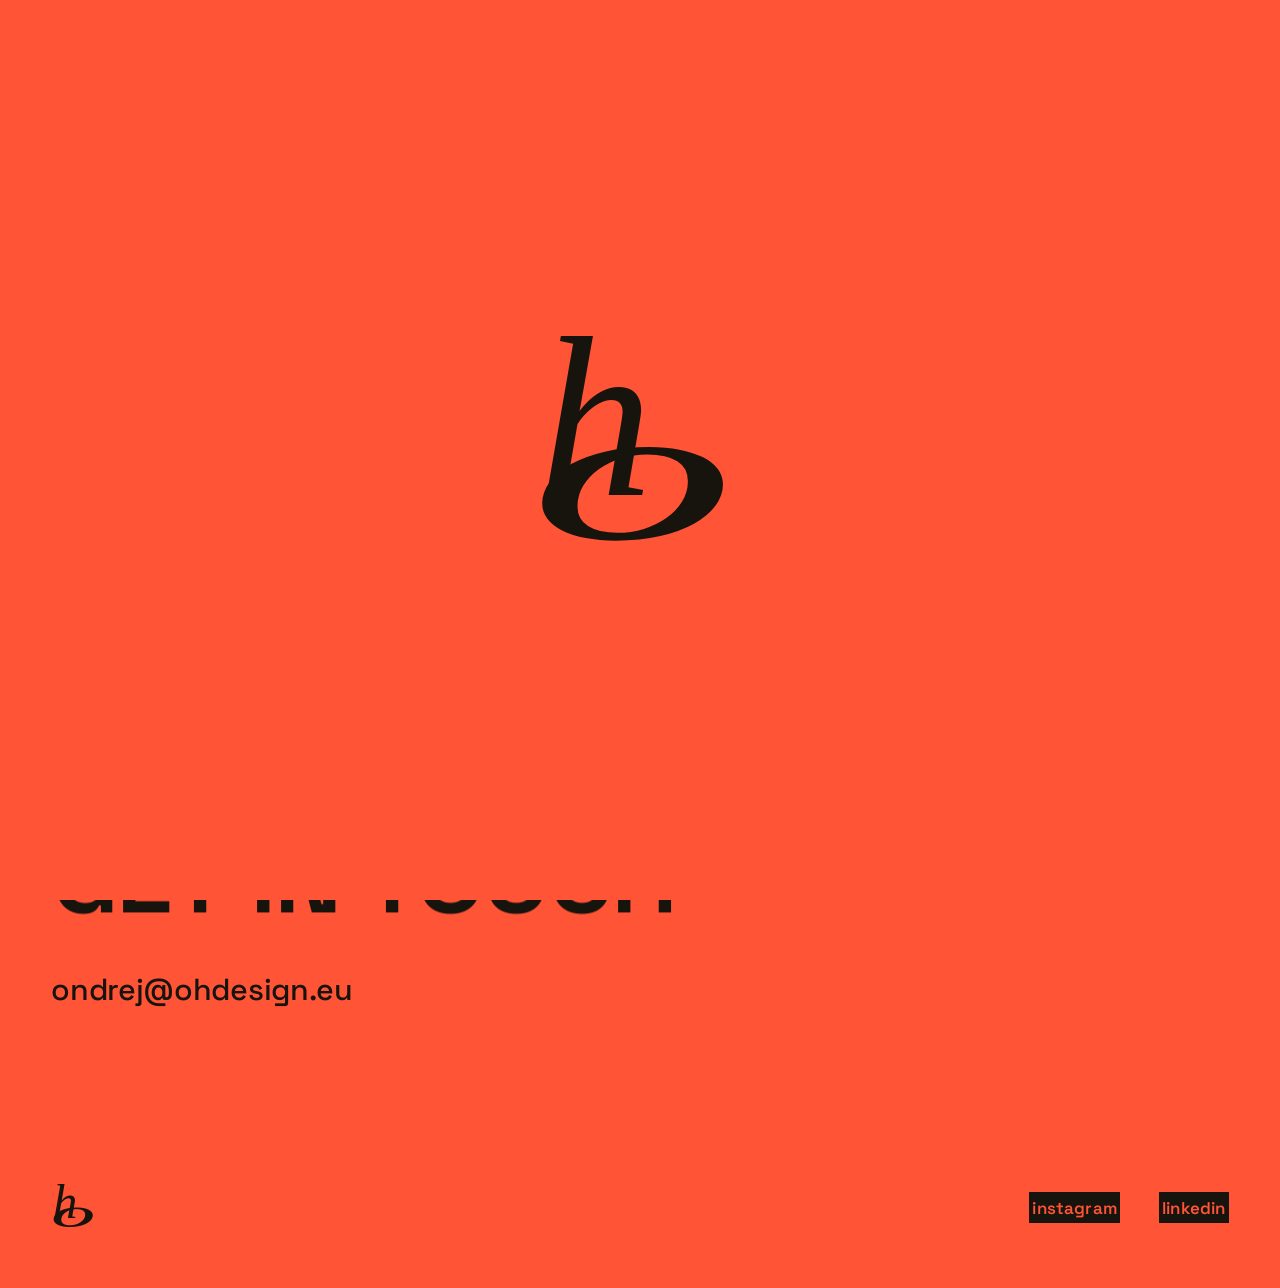
<file: index.html>
<!DOCTYPE html>
<html lang="en" class="no-js">
<head>
  <meta charset="UTF-8" />
  <meta name="viewport" content="width=device-width, initial-scale=1.0" />
  <meta name="theme-color" content="#FF5436" />

  <title>ohdesign studio — graphic design, web design &amp; photography, Prague</title>
  <meta name="description" content="ohdesign studio — graphic design, web design and photography by Ondřej Hladík in Prague (Praha), Czech Republic." />
  <link rel="canonical" href="https://ohdesign.eu/" />
  <meta name="robots" content="index, follow, max-image-preview:large" />
  <meta name="author" content="Ondřej Hladík" />

  <meta property="og:type" content="website" />
  <meta property="og:site_name" content="ohdesign studio" />
  <meta property="og:url" content="https://ohdesign.eu/" />
  <meta property="og:title" content="ohdesign studio — graphic design, web design &amp; photography, Prague" />
  <meta property="og:description" content="ohdesign studio — graphic design, web design and photography by Ondřej Hladík in Prague (Praha), Czech Republic." />
  <meta property="og:image" content="https://ohdesign.eu/img/og.png" />
  <meta property="og:image:width" content="1200" />
  <meta property="og:image:height" content="630" />
  <meta property="og:image:alt" content="ohdesign studio — the oh logo on coral" />
  <meta property="og:locale" content="en_GB" />
  <meta name="twitter:card" content="summary_large_image" />
  <meta name="twitter:title" content="ohdesign studio — graphic design, web design &amp; photography, Prague" />
  <meta name="twitter:description" content="ohdesign studio — graphic design, web design and photography by Ondřej Hladík in Prague (Praha), Czech Republic." />
  <meta name="twitter:image" content="https://ohdesign.eu/img/og.png" />

  <link rel="icon" href="favicon.svg" type="image/svg+xml" />
  <link rel="icon" href="icon-512.png" type="image/png" sizes="512x512" />
  <link rel="apple-touch-icon" href="apple-touch-icon.png" />

  <!-- fonts are self-hosted (fonts/) — no round-trip to Google Fonts -->
  <link rel="preload" href="fonts/space-grotesk-latin.woff2" as="font" type="font/woff2" crossorigin />
  <link rel="stylesheet" href="css/styles.css" />

  <script type="application/ld+json">
  {
    "@context": "https://schema.org",
    "@graph": [
      {
        "@type": "ProfessionalService",
        "@id": "https://ohdesign.eu/#studio",
        "name": "ohdesign studio",
        "alternateName": [
          "ohdesign",
          "OH Design",
          "oh design",
          "ohdesign.eu"
        ],
        "url": "https://ohdesign.eu/",
        "logo": "https://ohdesign.eu/icon-512.png",
        "image": "https://ohdesign.eu/img/og.png",
        "description": "Graphic design, web design and photography studio of Ondřej Hladík in Prague, Czech Republic.",
        "email": "ondrej@ohdesign.eu",
        "telephone": "+420777071179",
        "founder": {
          "@id": "https://ohdesign.eu/#ondrej"
        },
        "employee": [
          { "@id": "https://ohdesign.eu/#ondrej" },
          { "@id": "https://ohdesign.eu/#rene" }
        ],
        "address": {
          "@type": "PostalAddress",
          "addressLocality": "Prague",
          "addressCountry": "CZ"
        },
        "areaServed": "CZ",
        "knowsAbout": [
          "graphic design",
          "web design",
          "photography"
        ],
        "sameAs": [
          "https://www.instagram.com/ohdesign.eu/",
          "https://www.linkedin.com/company/145196213/"
        ],
        "slogan": "graphic design · web design · photography",
        "hasOfferCatalog": {
          "@type": "OfferCatalog",
          "name": "Services",
          "itemListElement": [
            {
              "@type": "Offer",
              "itemOffered": {
                "@type": "Service",
                "name": "Graphic design"
              }
            },
            {
              "@type": "Offer",
              "itemOffered": {
                "@type": "Service",
                "name": "Web design"
              }
            },
            {
              "@type": "Offer",
              "itemOffered": {
                "@type": "Service",
                "name": "Photography"
              }
            }
          ]
        }
      },
      {
        "@type": "Person",
        "@id": "https://ohdesign.eu/#ondrej",
        "name": "Ondřej Hladík",
        "jobTitle": "CEO, graphic designer, web designer, photographer",
        "url": "https://ohdesign.eu/",
        "email": "ondrej@ohdesign.eu",
        "image": "https://ohdesign.eu/img/team/ondrej.jpg",
        "worksFor": {
          "@id": "https://ohdesign.eu/#studio"
        },
        "sameAs": [
          "https://www.instagram.com/ohdesign.eu/"
        ],
        "description": "Runs ohdesign studio in Prague — graphic design, web design and photography.",
        "knowsAbout": [
          "graphic design",
          "web design",
          "photography"
        ]
      },
      {
        "@type": "Person",
        "@id": "https://ohdesign.eu/#rene",
        "name": "René Nožička",
        "jobTitle": "Co-CEO, marketing, motion designer",
        "url": "https://ohdesign.eu/team",
        "email": "rene@ohdesign.eu",
        "telephone": "+420723823998",
        "image": "https://ohdesign.eu/img/team/rene.jpg",
        "worksFor": {
          "@id": "https://ohdesign.eu/#studio"
        },
        "knowsAbout": [
          "motion design",
          "marketing"
        ]
      },
      {
        "@type": "WebSite",
        "@id": "https://ohdesign.eu/#website",
        "url": "https://ohdesign.eu/",
        "name": "ohdesign studio",
        "inLanguage": "en",
        "publisher": {
          "@id": "https://ohdesign.eu/#studio"
        },
        "description": "ohdesign studio — graphic design, web design and photography, Prague."
      }
    ]
  }
  </script>
</head>

<body class="is-home">
  <div class="grain" aria-hidden="true"></div>

  <!-- beetle that walks in from the right edge when a project name is hovered (art chosen by data-walk) -->
  <img class="walkbug" data-walkbug src="data:image/svg+xml,%3Csvg xmlns='http://www.w3.org/2000/svg' width='52' height='77'/%3E" width="52" height="77" alt="" aria-hidden="true" />
  <!-- five more beetles that gather around the project preview — sides and spots are picked at random each time -->
  <img class="swarm" data-swarm="top"    src="img/beetle-3.png" width="480" height="720" alt="" aria-hidden="true" />
  <img class="swarm" data-swarm="right"  src="img/beetle-2.png" width="386" height="720" alt="" aria-hidden="true" />
  <img class="swarm" data-swarm="bottom" src="img/beetle-3.png" width="480" height="720" alt="" aria-hidden="true" />
  <img class="swarm" data-swarm="left"   src="img/beetle-2.png" width="386" height="720" alt="" aria-hidden="true" />
  <img class="swarm" data-swarm="extra"  src="img/beetle-1.svg" width="376" height="556" alt="" aria-hidden="true" />
  <!-- beetle that follows the cursor over the e-mail (art chosen by data-bug) -->
  <img class="mailbug" data-mailbug src="data:image/svg+xml,%3Csvg xmlns='http://www.w3.org/2000/svg' width='52' height='77'/%3E" width="52" height="77" alt="" aria-hidden="true" />

  <!-- intro / loader — "oh" morphs into the logo -->
  <div class="intro" aria-hidden="true">
    <svg class="oh-loader" viewBox="0 0 379.86 510.59" xmlns="http://www.w3.org/2000/svg" role="img" aria-label="Loading">
      <g class="mark" font-family="Georgia, 'Times New Roman', Times, serif" font-style="italic" fill="currentColor">
        <text class="gl-o" font-size="335.79" x="0" y="0">o</text>
        <text class="gl-h" font-size="393.82" x="0" y="0">h</text>
      </g>
    </svg>
  </div>

  <!-- ===================== NAV ===================== -->
  <header class="nav" data-nav>
    <div class="nav__inner">
      <a href="/" class="nav__logo" data-cursor="hover" data-magnetic>
        <!-- inlined so it can take currentColor (coral) -->
        <svg class="nav__logo-mark" viewBox="0 0 379.86 510.59" xmlns="http://www.w3.org/2000/svg" role="img" aria-label="ohdesign studio — home" fill="currentColor">
          <g font-family="Georgia-Italic, Georgia" font-style="italic">
            <text font-size="393.82" transform="translate(14.72 333.35)"><tspan x="0" y="0">h</tspan></text>
            <text font-size="335.79" transform="translate(0 408.77) scale(2.11 1)"><tspan x="0" y="0">o</tspan></text>
          </g>
        </svg>
      </a>

      <button class="nav__burger" data-burger aria-label="Open menu" aria-expanded="false">
        <span></span><span></span>
      </button>
    </div>
  </header>

  <!-- menu (opens from hamburger) -->
  <div class="menu" data-menu>
    <nav class="menu__links" aria-label="Navigation">
      <a href="/work">Work</a>
      <a href="/team" data-team>Team</a>
      <a href="#contact">Get in touch</a>
    </nav>
  </div>

  <main id="top">
    <!-- page H1 for search engines + screen readers only (the logo is the visual "title") -->
    <h1 class="sr-only">ohdesign studio — graphic design, web design &amp; photography by Ondřej Hladík, Prague</h1>

    <!-- ===================== HOME — just the project list ===================== -->
    <section class="home" id="work">
      <div class="home__body">
        <h2 class="home__title" data-title>projects</h2>
        <!-- data-walk alternates 2 / 3 / 2 / 3… → which beetle walks in from the right on hover -->
        <ul class="plist">
          <li><a href="/work" class="plist__link" data-project="klauzury" data-cursor="hover" data-preview="img/klauzury/preview-anim.webp" data-walk="3">semester project</a></li>
          <li><a href="/work" class="plist__link" data-project="skola" data-cursor="hover" data-preview="img/skola/skola-cover-900.webp" data-walk="2">primary school mural</a></li>
          <li><a href="/work" class="plist__link" data-project="masaze" data-cursor="hover" data-preview="img/masaze/massage-hands-900.webp" data-walk="3">massage kostelec</a></li>
          <li><a href="/work" class="plist__link" data-project="molo-lipno" data-cursor="hover" data-preview="img/molo-lipno/molo-5-900.webp" data-walk="2">molo lipno</a></li>
          <li><a href="/work" class="plist__link" data-project="objecta" data-cursor="hover" data-preview="img/objecta/preview-square.webp" data-walk="3">objecta visual art</a></li>
          <li><a href="/work" class="plist__link" data-project="live-district" data-cursor="hover" data-preview="img/live-district/preview-square.webp" data-walk="2">live district</a></li>
          <li><a href="/work" class="plist__link" data-project="mishmash" data-cursor="hover" data-preview="img/mishmash/preview-square.webp" data-walk="3">mish mash band</a></li>
          <li><a href="/work" class="plist__link" data-project="checkpoint" data-cursor="hover" data-preview="img/checkpoint/preview-anim.webp" data-walk="2">checkpoint game</a></li>
          <li><a href="/work" class="plist__link" data-project="font-design" data-cursor="hover" data-preview="img/font-design/preview-square.webp" data-walk="3">typeface</a></li>
        </ul>
      </div>
      <!-- preview of the hovered project, right part of the first screen; the beetle walks in from the right edge -->
      <div class="home__preview" data-home-preview aria-hidden="true">
        <img src="data:image/svg+xml,%3Csvg xmlns='http://www.w3.org/2000/svg' width='4' height='3'/%3E" width="900" height="675" alt="" decoding="async" />
      </div>
    </section>

    <!-- ===================== CONTACT (footer area) ===================== -->
    <section class="contact" id="contact">
      <div class="contact__body">
        <h2 class="contact__title" data-title>GET IN TOUCH</h2>
        <a href="mailto:ondrej@ohdesign.eu" class="contact__mail" data-cursor="hover" data-bug="1">ondrej@ohdesign.eu</a>
      </div>
    </section>
  </main>

  <!-- ===================== FOOTER ===================== -->
  <footer class="footer">
    <div class="footer__grid">
      <div class="footer__brand">
        <!-- inlined so the mark can take currentColor (same grey as the socials) -->
        <svg class="footer__logo" viewBox="0 0 379.86 510.59" xmlns="http://www.w3.org/2000/svg" role="img" aria-label="Ondřej Hladík" fill="currentColor">
          <g font-family="Georgia-Italic, Georgia" font-style="italic">
            <text font-size="393.82" transform="translate(14.72 333.35)"><tspan x="0" y="0">h</tspan></text>
            <text font-size="335.79" transform="translate(0 408.77) scale(2.11 1)"><tspan x="0" y="0">o</tspan></text>
          </g>
        </svg>
      </div>
      <div class="footer__socials">
        <a href="https://www.instagram.com/ohdesign.eu/" target="_blank" rel="noopener" data-cursor="hover">INSTAGRAM</a>
        <a href="https://www.linkedin.com/company/145196213/" target="_blank" rel="noopener" data-cursor="hover">LINKEDIN</a>
      </div>
    </div>
  </footer>

  <!-- ===================== TEAM (opens from the menu) ===================== -->
  <div class="pmodal" data-tmodal role="dialog" aria-modal="true" aria-hidden="true" aria-labelledby="tmodal-title">
    <button class="pmodal__close" type="button" data-tmodal-close aria-label="Close team">✕</button>
    <button class="pmodal__back" type="button" data-tmodal-close aria-label="Back">Back</button>
    <div class="pmodal__scroll" data-tmodal-scroll>
      <header class="pmodal__head">
        <h2 class="pmodal__title" id="tmodal-title">Team</h2>
      </header>

      <div class="team__grid">
        <article class="team__member">
          <div class="team__photo-wrap"><img class="team__photo" data-src="img/team/ondrej.webp" src="data:image/svg+xml,%3Csvg xmlns='http://www.w3.org/2000/svg' width='640' height='853'/%3E" width="640" height="853" alt="Ondřej Hladík" decoding="async" /></div>
          <p class="team__role">CEO, Graphic designer, Web designer, Photographer</p>
          <p class="team__name">Ondřej Hladík</p>
          <div class="team__contact">
            <a href="mailto:ondrej@ohdesign.eu" data-cursor="hover">ondrej@ohdesign.eu</a>
            <a href="tel:+420777071179" data-cursor="hover">+420 777 071 179</a>
          </div>
        </article>
        <article class="team__member">
          <div class="team__photo-wrap"><img class="team__photo" data-src="img/team/rene.webp" src="data:image/svg+xml,%3Csvg xmlns='http://www.w3.org/2000/svg' width='532' height='709'/%3E" width="532" height="709" alt="René Nožička" decoding="async" /></div>
          <p class="team__role">Co-CEO, Marketing, Motion designer</p>
          <p class="team__name">René Nožička</p>
          <div class="team__contact">
            <a href="mailto:rene@ohdesign.eu" data-cursor="hover">rene@ohdesign.eu</a>
            <a href="tel:+420723823998" data-cursor="hover">+420 723 823 998</a>
          </div>
        </article>
      </div>
    </div>
  </div>

  <!-- ===================== PROJECT DETAIL (opens on card click) ===================== -->
  <div class="pmodal" data-pmodal role="dialog" aria-modal="true" aria-hidden="true" aria-labelledby="pmodal-title">
    <button class="pmodal__close" type="button" data-pmodal-close aria-label="Close project">✕</button>
    <button class="pmodal__back" type="button" data-pmodal-close aria-label="Back to projects">Back to projects</button>
    <div class="pmodal__scroll" data-pmodal-scroll>
      <header class="pmodal__head">
        <h2 class="pmodal__title" id="pmodal-title" data-pm-title>Project</h2>
      </header>
      <div class="pmodal__intro" data-pm-intro></div>
      <div class="pmodal__gallery" data-pm-gallery></div>
      <div class="pmodal__credits" data-pm-credits></div>
    </div>
  </div>

  <script src="js/main.js"></script>
</body>
</html>
</file>
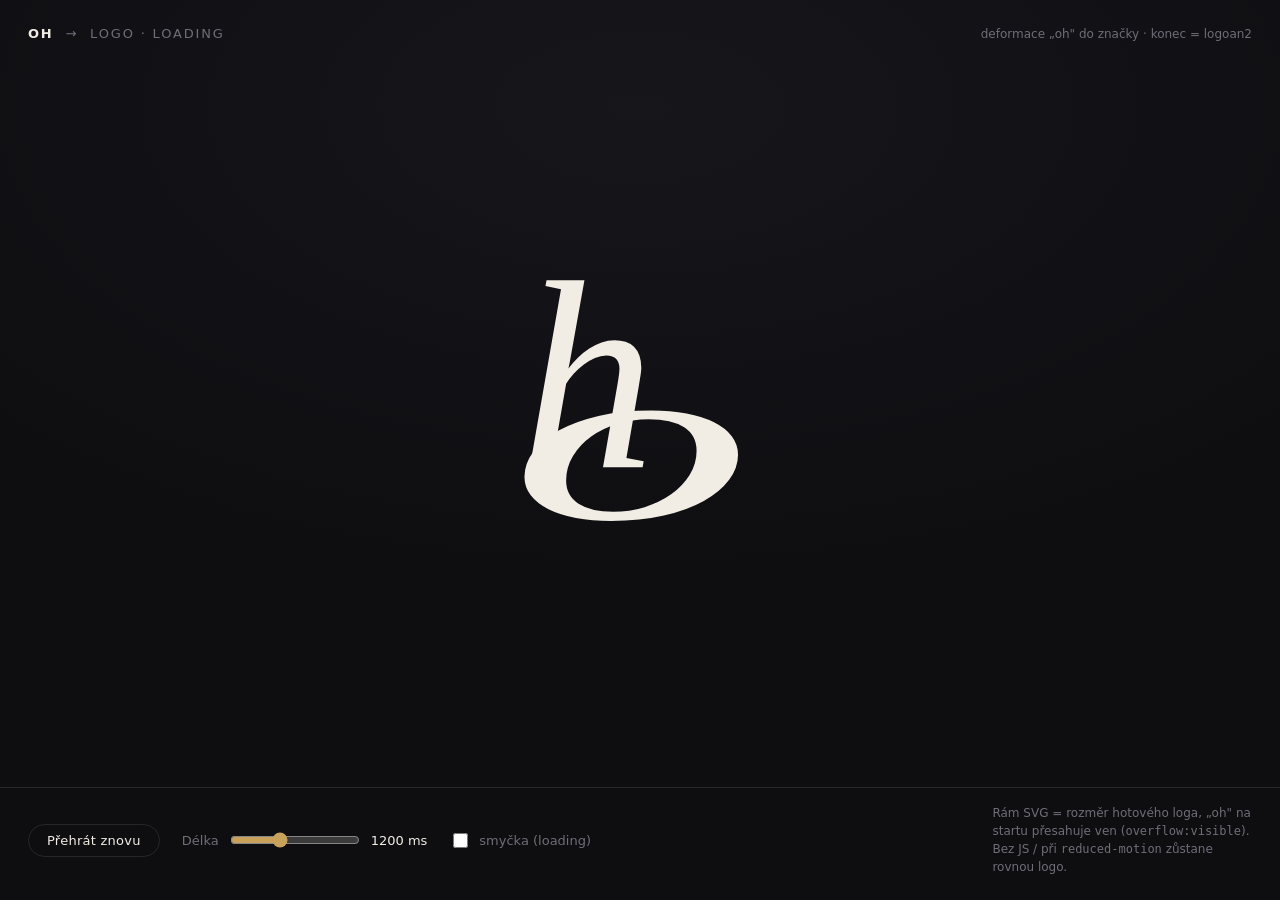
<file: oh-loader.html>
<!DOCTYPE html>
<html lang="cs">
<head>
<meta charset="UTF-8">
<meta name="viewport" content="width=device-width, initial-scale=1.0">
<title>oh → logo · loading</title>
<style>
  :root{
    --bg:#0e0e11;
    --ink:#f1ede4;          /* barva loga (přebírá se přes currentColor) */
    --muted:#6f6d78;
    --line:#26262d;
    --accent:#c8a15a;
  }
  *{box-sizing:border-box}
  html,body{height:100%}
  body{
    margin:0;
    background:
      radial-gradient(120% 90% at 50% 12%, #16161b 0%, var(--bg) 60%);
    color:var(--ink);
    font-family:ui-sans-serif,system-ui,-apple-system,Segoe UI,Roboto,Helvetica,Arial,sans-serif;
    display:flex;flex-direction:column;min-height:100%;
  }

  /* ---------- demo chrome (mimo samotný loader) ---------- */
  header{
    padding:26px 28px 0;
    display:flex;justify-content:space-between;align-items:baseline;gap:16px;
  }
  header .title{font-size:13px;letter-spacing:.14em;text-transform:uppercase;color:var(--muted)}
  header .title b{color:var(--ink);font-weight:600}
  header .hint{font-size:12px;color:var(--muted)}

  .stage{
    flex:1;
    display:grid;place-items:center;
    padding:40px;
    overflow:visible;              /* nechá „oh" přesahovat rám během morphu */
  }

  /* ====================================================================
     ▼▼▼  LOADER — tuhle část zkopíruj na web  ▼▼▼
     Potřebuje jen tenhle <svg> + <script> níže.
     ==================================================================== */
  .oh-loader{
    width:clamp(140px,26vw,260px);
    height:auto;
    color:var(--ink);             /* nebo dej currentColor z rodiče */
    overflow:visible;             /* důležité: rám je rozměr loga, „oh" přesahuje */
    display:block;
  }
  .oh-loader .mark > text{
    transform-box:view-box;       /* transformace počítej v souřadnicích viewBoxu */
    transform-origin:0 0;
    will-change:transform;
  }
  /* Statický stav = HOTOVÉ LOGO (bez JS i pro reduced-motion). Shodné s logoan2.svg */
  .oh-loader .gl-o{ transform:translate(0px,408.77px) scale(2.11,1); }
  .oh-loader .gl-h{ transform:translate(14.72px,333.35px) scale(1,1); }
  /* ====================================================================
     ▲▲▲  konec markup loaderu  ▲▲▲
     ==================================================================== */

  /* ---------- ovládání dema ---------- */
  .controls{
    border-top:1px solid var(--line);
    padding:16px 28px 24px;
    display:flex;flex-wrap:wrap;align-items:center;gap:22px;
    font-size:13px;color:var(--muted);
  }
  .controls button{
    font:inherit;color:var(--ink);background:transparent;
    border:1px solid var(--line);border-radius:999px;
    padding:8px 18px;cursor:pointer;letter-spacing:.02em;
    transition:border-color .2s,color .2s;
  }
  .controls button:hover{border-color:var(--accent);color:var(--accent)}
  .controls button:focus-visible{outline:2px solid var(--accent);outline-offset:2px}
  .ctl{display:flex;align-items:center;gap:9px}
  .ctl label{cursor:pointer;user-select:none}
  input[type=range]{accent-color:var(--accent);width:130px}
  .val{color:var(--ink);font-variant-numeric:tabular-nums;min-width:52px}
  .toggle{display:inline-flex;align-items:center;gap:8px;cursor:pointer}
  .toggle input{accent-color:var(--accent);width:15px;height:15px}
  .spacer{flex:1}
  .note{font-size:12px;color:var(--muted);max-width:34ch;line-height:1.5}
  @media (max-width:620px){
    header{flex-direction:column;gap:4px}
    .note{display:none}
  }
</style>
</head>
<body>

  <header>
    <div class="title"><b>oh</b> &nbsp;→&nbsp; logo · loading</div>
    <div class="hint">deformace „oh" do značky · konec = logoan2</div>
  </header>

  <div class="stage">
    <!-- ▼ LOADER MARKUP ▼ -->
    <svg class="oh-loader" viewBox="0 0 379.86 510.59"
         xmlns="http://www.w3.org/2000/svg"
         role="img" aria-label="Načítání">
      <g class="mark" font-family="Georgia, 'Times New Roman', Times, serif"
         font-style="italic" fill="currentColor">
        <!-- pořadí: o pod, h přes -->
        <text class="gl-o" font-size="335.79" x="0" y="0">o</text>
        <text class="gl-h" font-size="393.82" x="0" y="0">h</text>
      </g>
    </svg>
    <!-- ▲ LOADER MARKUP ▲ -->
  </div>

  <div class="controls">
    <button id="replay" type="button">Přehrát znovu</button>
    <div class="ctl">
      <label for="dur">Délka</label>
      <input id="dur" type="range" min="500" max="2400" step="50" value="1200">
      <span class="val" id="durVal">1200 ms</span>
    </div>
    <label class="toggle"><input id="loop" type="checkbox"> smyčka (loading)</label>
    <div class="spacer"></div>
    <div class="note">Rám SVG = rozměr hotového loga, „oh" na startu přesahuje ven (<code>overflow:visible</code>). Bez JS / při <code>reduced-motion</code> zůstane rovnou logo.</div>
  </div>

<!-- ====================================================================
     ▼▼▼  LOADER SCRIPT — zkopíruj spolu s SVG výše  ▼▼▼
     Nastavení přes atributy na <svg>:  data-duration="1200"  data-loop="false"
     Volání: OhLoader.play(svgEl, { duration, loop, easing })
     ==================================================================== -->
<script>
window.OhLoader = (function(){
  const NS = 'http://www.w3.org/2000/svg';

  // — geometrie převzatá z logoan.svg (start) a logoan2.svg (cíl) —
  const SIZE_O = 335.79;                     // velikost „o"
  const SIZE_H = 393.82;                     // velikost „h" v logu
  const Y_START = 284.23;                    // účaří na startu (logoan.svg)
  const O_END = { ty:408.77, sx:2.11 };      // roztažené „o" v logu
  const H_END = { tx:14.72,  ty:333.35 };    // „h" v logu
  const kH = SIZE_O / SIZE_H;                // zmenšení „h" na start velikost
  const DEFAULT_EASE = 'cubic-bezier(.76,0,.24,1)';  // klidný, „viskózní" morph

  const running = new WeakMap();

  // Změř skutečný přesah „o" v aktuálním fontu → přesné napojení „h" na startu.
  function measureO(mark){
    const probe = document.createElementNS(NS,'text');
    probe.setAttribute('font-size', SIZE_O);
    probe.setAttribute('x','-99999'); probe.setAttribute('y','0');
    probe.textContent = 'o';
    mark.appendChild(probe);
    const w = probe.getComputedTextLength();
    probe.remove();
    return w;
  }

  function play(svg, opts){
    opts = opts || {};
    const mark = svg.querySelector('.mark');
    const o = svg.querySelector('.gl-o');
    const h = svg.querySelector('.gl-h');
    if (!o || !h) return;

    const prev = running.get(svg);
    if (prev) prev.forEach(a => a.cancel());

    // cílový stav (logo) — použije se i pro reduced-motion
    const setLogo = () => {
      o.style.transform = `translate(0px,${O_END.ty}px) scale(${O_END.sx},1)`;
      h.style.transform = `translate(${H_END.tx}px,${H_END.ty}px) scale(1,1)`;
    };
    if (matchMedia('(prefers-reduced-motion: reduce)').matches){ setLogo(); return; }

    const dur  = opts.duration ?? (+svg.dataset.duration || 1200);
    const loop = opts.loop ?? (svg.dataset.loop === 'true');
    const ease = opts.easing ?? svg.dataset.easing ?? DEFAULT_EASE;
    const Wox  = measureO(mark);

    const oKF = [
      { transform:`translate(0px,${Y_START}px) scale(1,1)` },
      { transform:`translate(0px,${O_END.ty}px) scale(${O_END.sx},1)` }
    ];
    const hKF = [
      { transform:`translate(${Wox}px,${Y_START}px) scale(${kH},${kH})` },
      { transform:`translate(${H_END.tx}px,${H_END.ty}px) scale(1,1)` }
    ];
    const timing = {
      duration: dur,
      easing: ease,
      fill: 'forwards',
      iterations: loop ? Infinity : 1,
      direction: loop ? 'alternate' : 'normal'
    };

    const a1 = o.animate(oKF, timing);
    const a2 = h.animate(hKF, timing);
    running.set(svg, [a1, a2]);
    return a2;
  }

  // Auto-start všech .oh-loader (skript je za SVG → bez bliknutí loga).
  document.querySelectorAll('.oh-loader').forEach(el => play(el));

  return { play };
})();
</script>
<!-- ====================================================================
     ▲▲▲  konec LOADER SCRIPT  ▲▲▲
     ==================================================================== -->

<!-- ↓ pouze pro tuto demo stránku (na web nekopíruj) ↓ -->
<script>
(function(){
  const svg = document.querySelector('.oh-loader');
  const dur = document.getElementById('dur');
  const durVal = document.getElementById('durVal');
  const loop = document.getElementById('loop');
  const replay = document.getElementById('replay');
  const run = () => OhLoader.play(svg, {
    duration: +dur.value,
    loop: loop.checked
  });
  dur.addEventListener('input', () => { durVal.textContent = dur.value + ' ms'; });
  dur.addEventListener('change', run);
  loop.addEventListener('change', run);
  replay.addEventListener('click', run);
})();
</script>
</body>
</html>
</file>
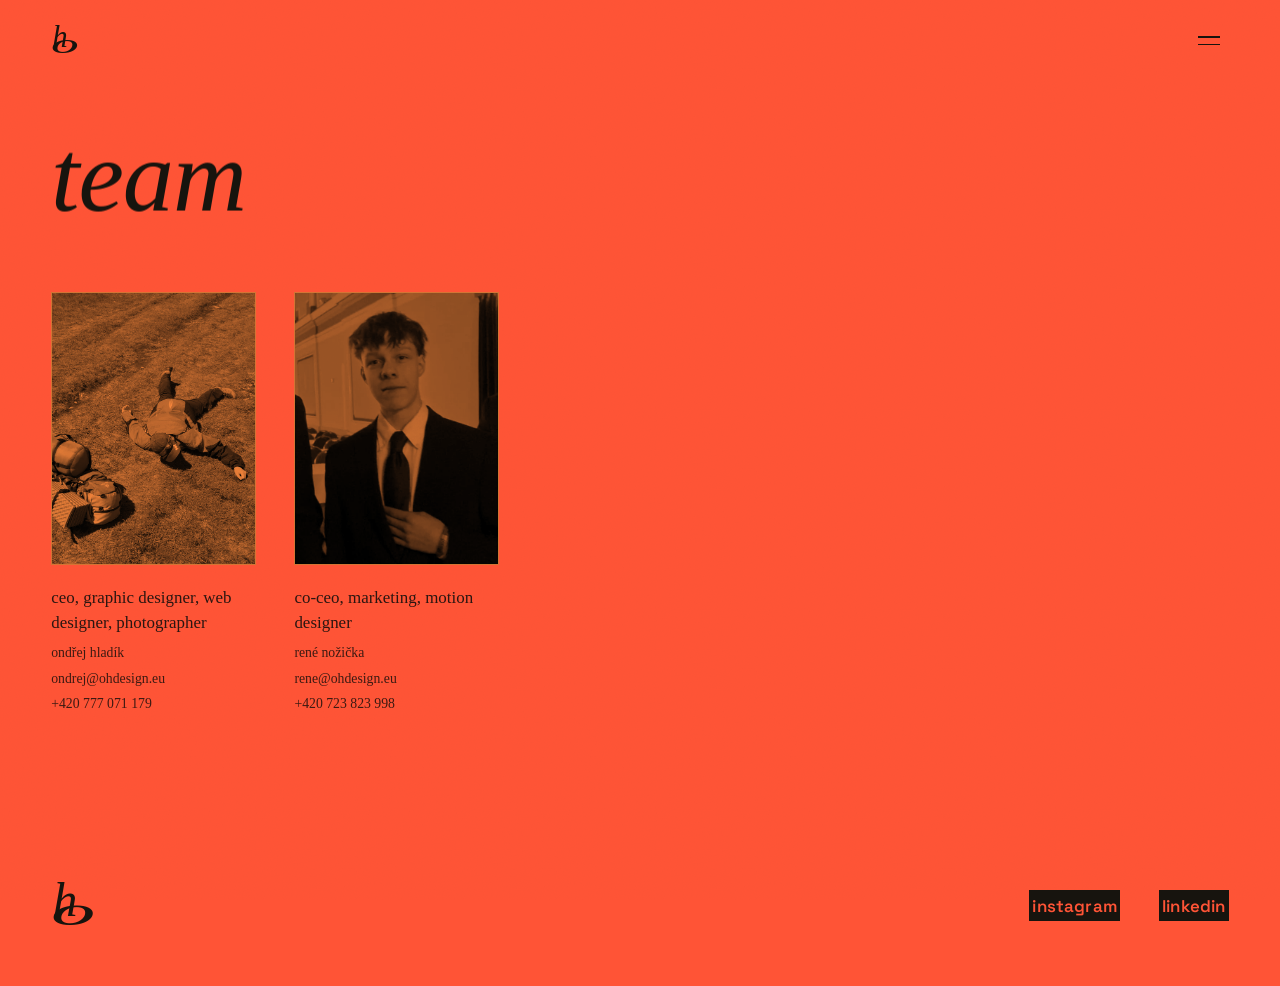
<file: team.html>
<!DOCTYPE html>
<html lang="en" class="no-js">
<head>
  <meta charset="UTF-8" />
  <meta name="viewport" content="width=device-width, initial-scale=1.0" />
  <meta name="theme-color" content="#FF5436" />

  <title>Team — Ondřej Hladík · graphic design, web design, photography</title>
  <meta name="description" content="Ondřej Hladík — CEO, graphic designer, web designer and photographer at ohdesign studio in Prague." />
  <link rel="canonical" href="https://ohdesign.eu/team" />
  <meta name="robots" content="index, follow, max-image-preview:large" />
  <meta name="author" content="Ondřej Hladík" />

  <meta property="og:type" content="website" />
  <meta property="og:site_name" content="ohdesign studio" />
  <meta property="og:url" content="https://ohdesign.eu/team" />
  <meta property="og:title" content="Team — Ondřej Hladík · graphic design, web design, photography" />
  <meta property="og:description" content="Ondřej Hladík — CEO, graphic designer, web designer and photographer at ohdesign studio in Prague." />
  <meta property="og:image" content="https://ohdesign.eu/img/og.png" />
  <meta property="og:image:width" content="1200" />
  <meta property="og:image:height" content="630" />
  <meta property="og:image:alt" content="ohdesign studio — the oh logo on coral" />
  <meta property="og:locale" content="en_GB" />
  <meta name="twitter:card" content="summary_large_image" />
  <meta name="twitter:title" content="Team — Ondřej Hladík · graphic design, web design, photography" />
  <meta name="twitter:description" content="Ondřej Hladík — CEO, graphic designer, web designer and photographer at ohdesign studio in Prague." />
  <meta name="twitter:image" content="https://ohdesign.eu/img/og.png" />

  <link rel="icon" href="favicon.svg" type="image/svg+xml" />
  <link rel="icon" href="icon-512.png" type="image/png" sizes="512x512" />
  <link rel="apple-touch-icon" href="apple-touch-icon.png" />

  <!-- fonts are self-hosted (fonts/) — no round-trip to Google Fonts -->
  <link rel="preload" href="fonts/space-grotesk-latin.woff2" as="font" type="font/woff2" crossorigin />
  <link rel="stylesheet" href="css/styles.css" />

  <script type="application/ld+json">
  {
    "@context": "https://schema.org",
    "@type": "AboutPage",
    "@id": "https://ohdesign.eu/team#page",
    "url": "https://ohdesign.eu/team",
    "name": "Team — ohdesign studio",
    "inLanguage": "en",
    "isPartOf": { "@id": "https://ohdesign.eu/#website" },
    "mainEntity": {
      "@type": "ProfessionalService",
      "@id": "https://ohdesign.eu/#studio",
      "name": "ohdesign studio",
      "url": "https://ohdesign.eu/",
      "employee": [
        {
          "@type": "Person",
          "@id": "https://ohdesign.eu/#ondrej",
          "name": "Ondřej Hladík",
          "jobTitle": "CEO, graphic designer, web designer, photographer",
          "email": "ondrej@ohdesign.eu",
          "telephone": "+420777071179",
          "image": "https://ohdesign.eu/img/team/ondrej.jpg",
          "worksFor": { "@id": "https://ohdesign.eu/#studio" },
          "knowsAbout": ["graphic design", "web design", "photography"]
        },
        {
          "@type": "Person",
          "@id": "https://ohdesign.eu/#rene",
          "name": "René Nožička",
          "jobTitle": "Co-CEO, marketing, motion designer",
          "email": "rene@ohdesign.eu",
          "telephone": "+420723823998",
          "image": "https://ohdesign.eu/img/team/rene.jpg",
          "worksFor": { "@id": "https://ohdesign.eu/#studio" },
          "knowsAbout": ["motion design", "marketing"]
        }
      ]
    }
  }
  </script>

</head>

<body>
  <div class="grain" aria-hidden="true"></div>

  <!-- beetle that follows the cursor over the e-mail / project names (art chosen by data-bug) -->

  <!-- ===================== NAV ===================== -->
  <header class="nav" data-nav>
    <div class="nav__inner">
      <a href="/" class="nav__logo" data-cursor="hover" data-magnetic>
        <!-- inlined so it can take currentColor (coral) -->
        <svg class="nav__logo-mark" viewBox="0 0 379.86 510.59" xmlns="http://www.w3.org/2000/svg" role="img" aria-label="ohdesign studio — home" fill="currentColor">
          <g font-family="Georgia-Italic, Georgia" font-style="italic">
            <text font-size="393.82" transform="translate(14.72 333.35)"><tspan x="0" y="0">h</tspan></text>
            <text font-size="335.79" transform="translate(0 408.77) scale(2.11 1)"><tspan x="0" y="0">o</tspan></text>
          </g>
        </svg>
      </a>

      <button class="nav__burger" data-burger aria-label="Open menu" aria-expanded="false">
        <span></span><span></span>
      </button>
    </div>
  </header>

  <!-- menu (opens from hamburger) -->
  <div class="menu" data-menu>
    <nav class="menu__links" aria-label="Navigation">
      <a href="/work">Work</a>
      <a href="/team">Team</a>
      <a href="/#contact">Get in touch</a>
    </nav>
  </div>

  <main id="top">
    <h1 class="sr-only">Team — ohdesign studio, Prague: Ondřej Hladík and René Nožička</h1>

    <!-- ===================== TEAM (its own page; the menu still opens it as an overlay where JS runs) ===================== -->
    <section class="teampage" id="team">
      <h2 class="home__title" data-title>team</h2>
      <div class="team__grid">
        <article class="team__member">
          <div class="team__photo-wrap"><img class="team__photo" src="img/team/ondrej.webp" width="640" height="853" alt="Ondřej Hladík" decoding="async" /></div>
          <p class="team__role">CEO, Graphic designer, Web designer, Photographer</p>
          <p class="team__name">Ondřej Hladík</p>
          <div class="team__contact">
            <a href="mailto:ondrej@ohdesign.eu" data-cursor="hover">ondrej@ohdesign.eu</a>
            <a href="tel:+420777071179" data-cursor="hover">+420 777 071 179</a>
          </div>
        </article>
        <article class="team__member">
          <div class="team__photo-wrap"><img class="team__photo" src="img/team/rene.webp" width="532" height="709" alt="René Nožička" loading="lazy" decoding="async" /></div>
          <p class="team__role">Co-CEO, Marketing, Motion designer</p>
          <p class="team__name">René Nožička</p>
          <div class="team__contact">
            <a href="mailto:rene@ohdesign.eu" data-cursor="hover">rene@ohdesign.eu</a>
            <a href="tel:+420723823998" data-cursor="hover">+420 723 823 998</a>
          </div>
        </article>
      </div>
    </section>
  </main>

  <!-- ===================== FOOTER ===================== -->
  <footer class="footer">
    <div class="footer__grid">
      <div class="footer__brand">
        <!-- inlined so the mark can take currentColor (same grey as the socials) -->
        <svg class="footer__logo" viewBox="0 0 379.86 510.59" xmlns="http://www.w3.org/2000/svg" role="img" aria-label="Ondřej Hladík" fill="currentColor">
          <g font-family="Georgia-Italic, Georgia" font-style="italic">
            <text font-size="393.82" transform="translate(14.72 333.35)"><tspan x="0" y="0">h</tspan></text>
            <text font-size="335.79" transform="translate(0 408.77) scale(2.11 1)"><tspan x="0" y="0">o</tspan></text>
          </g>
        </svg>
      </div>
      <div class="footer__socials">
        <a href="https://www.instagram.com/ohdesign.eu/" target="_blank" rel="noopener" data-cursor="hover">INSTAGRAM</a>
        <a href="https://www.linkedin.com/company/145196213/" target="_blank" rel="noopener" data-cursor="hover">LINKEDIN</a>
      </div>
    </div>
  </footer>

  <script src="js/main.js"></script>
</body>
</html>
</file>
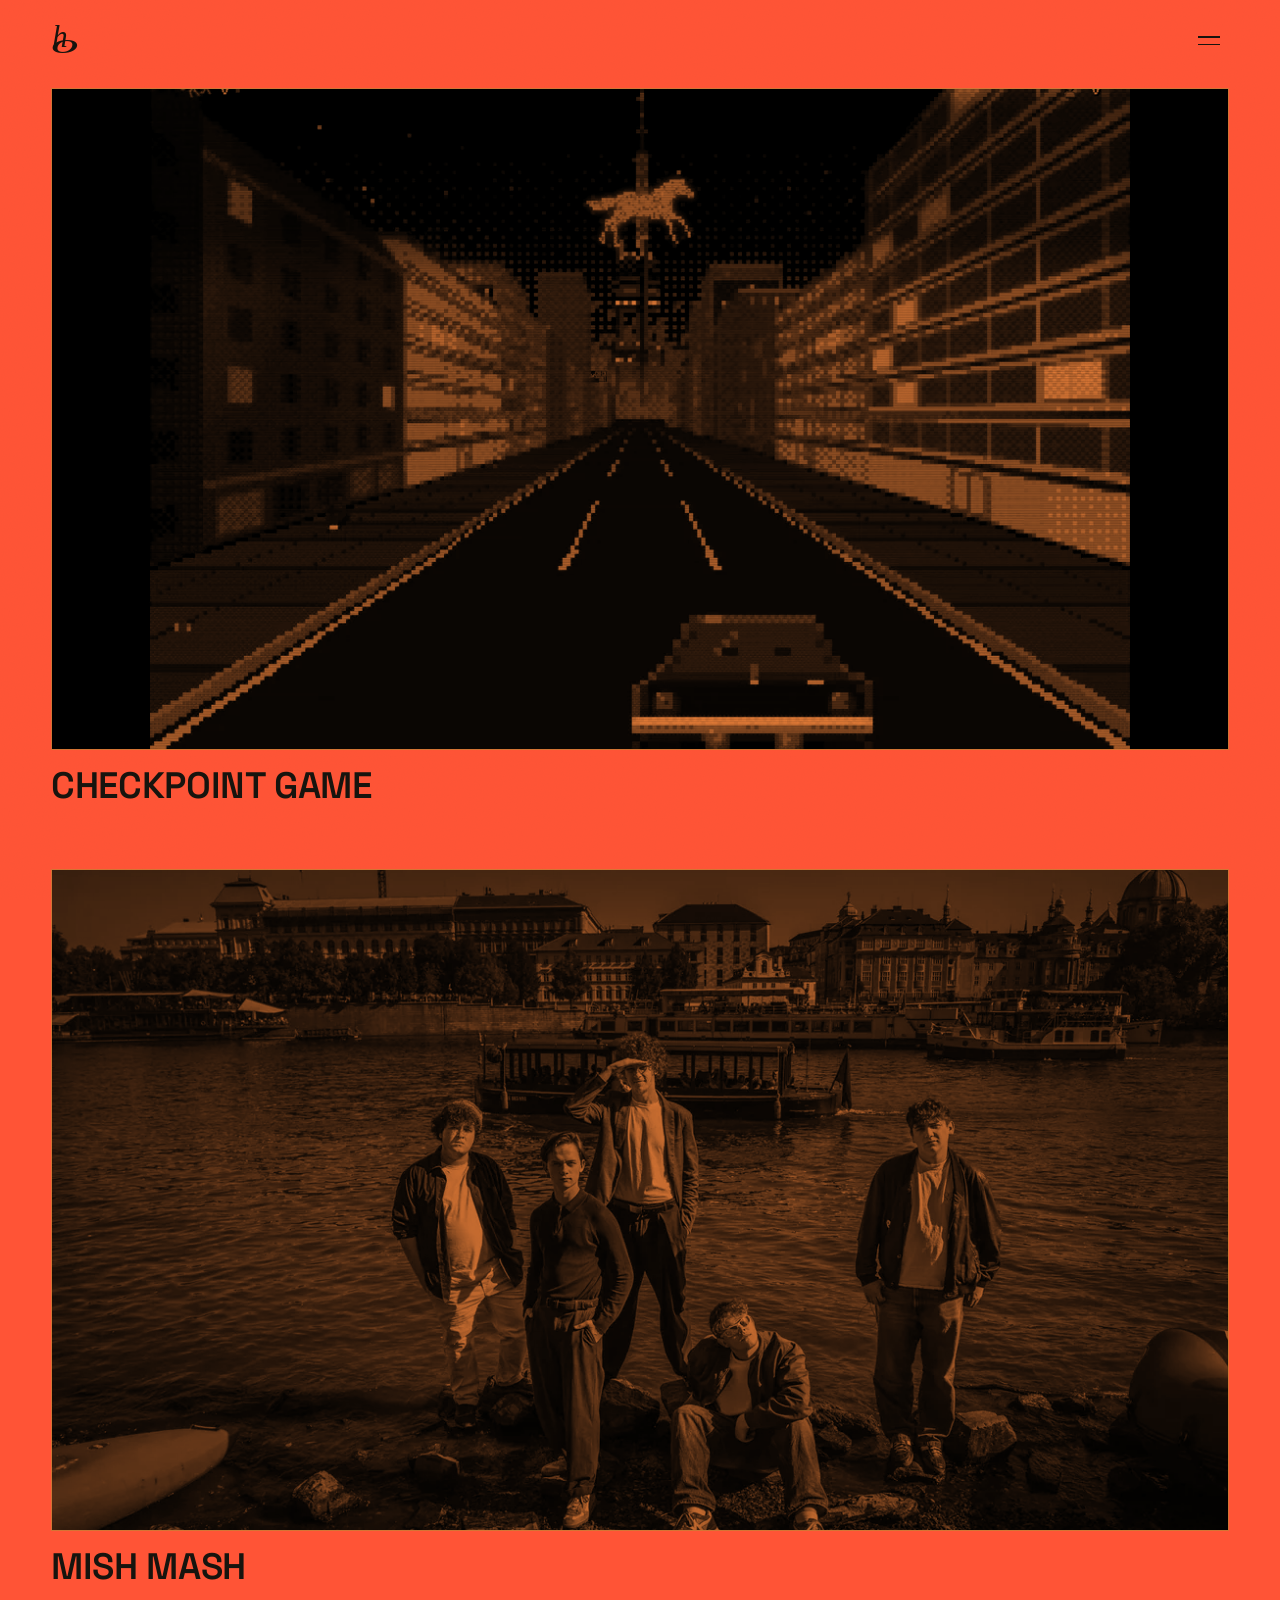
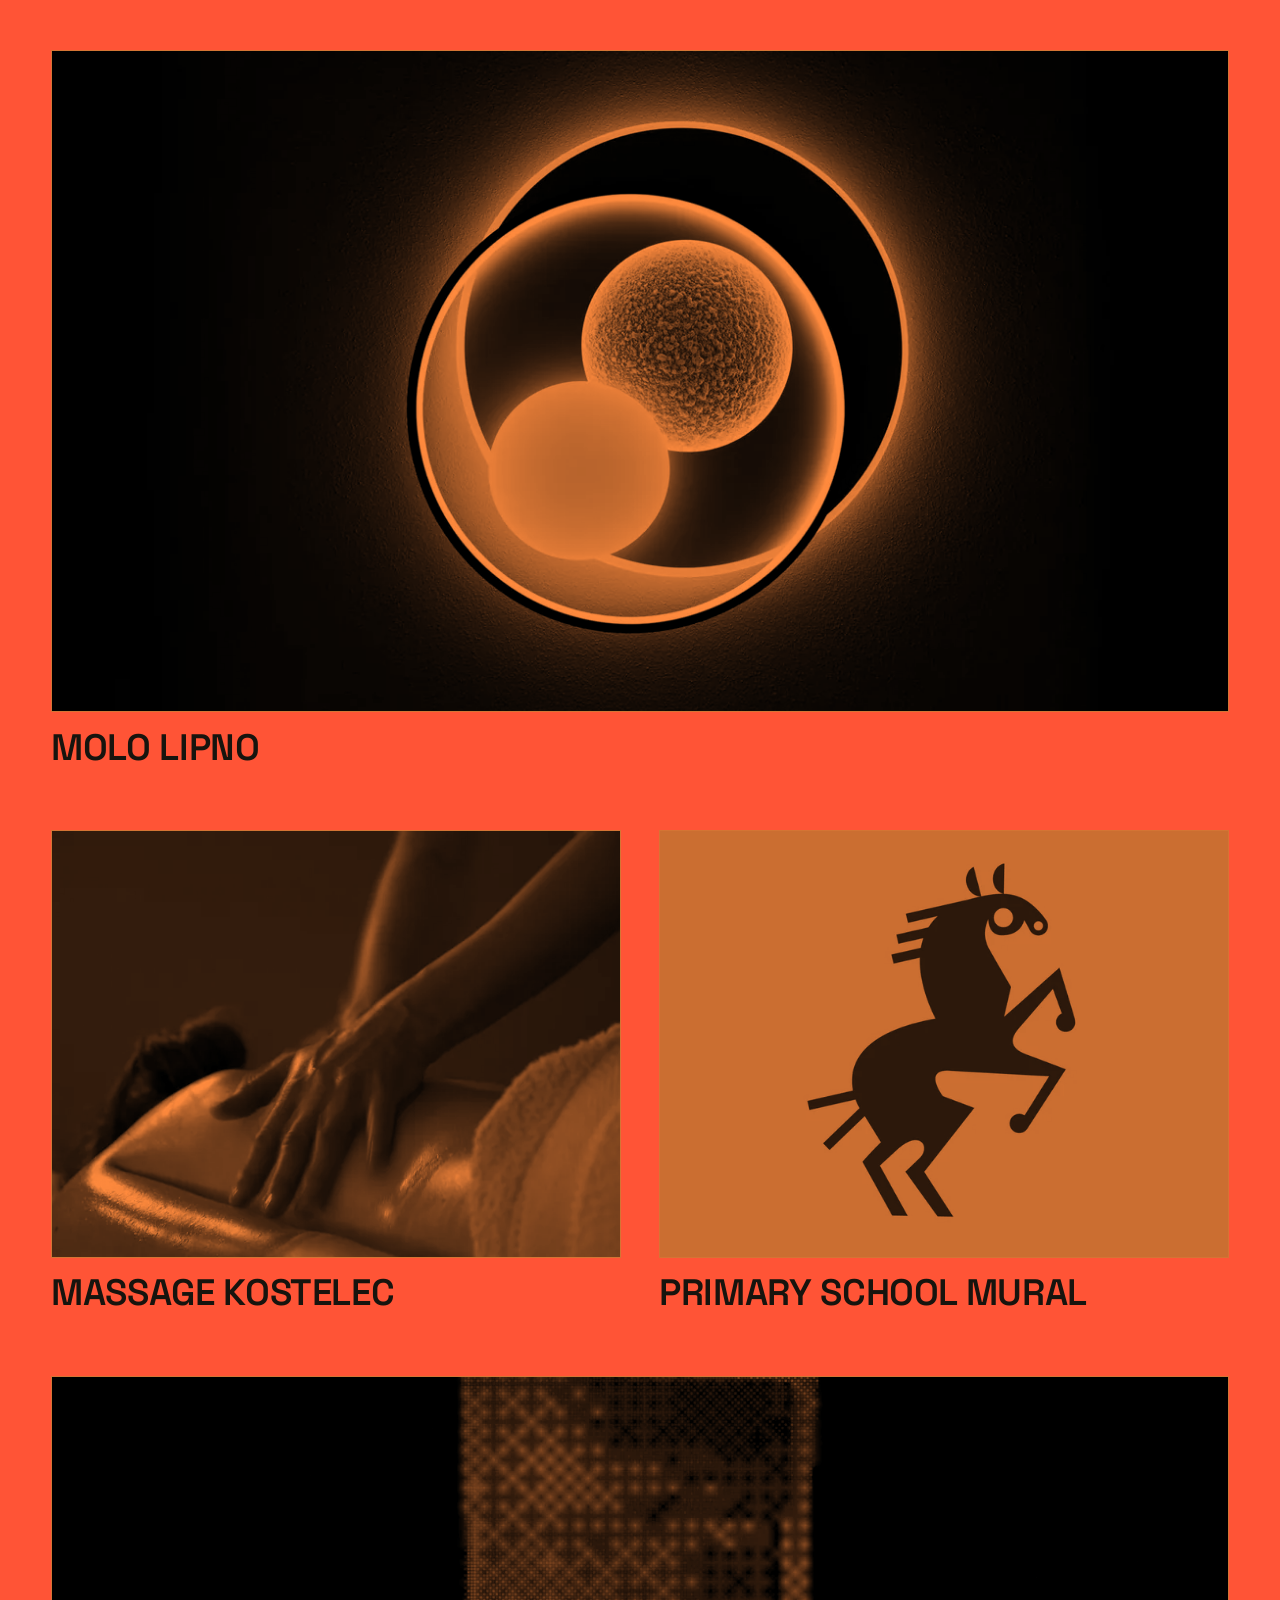
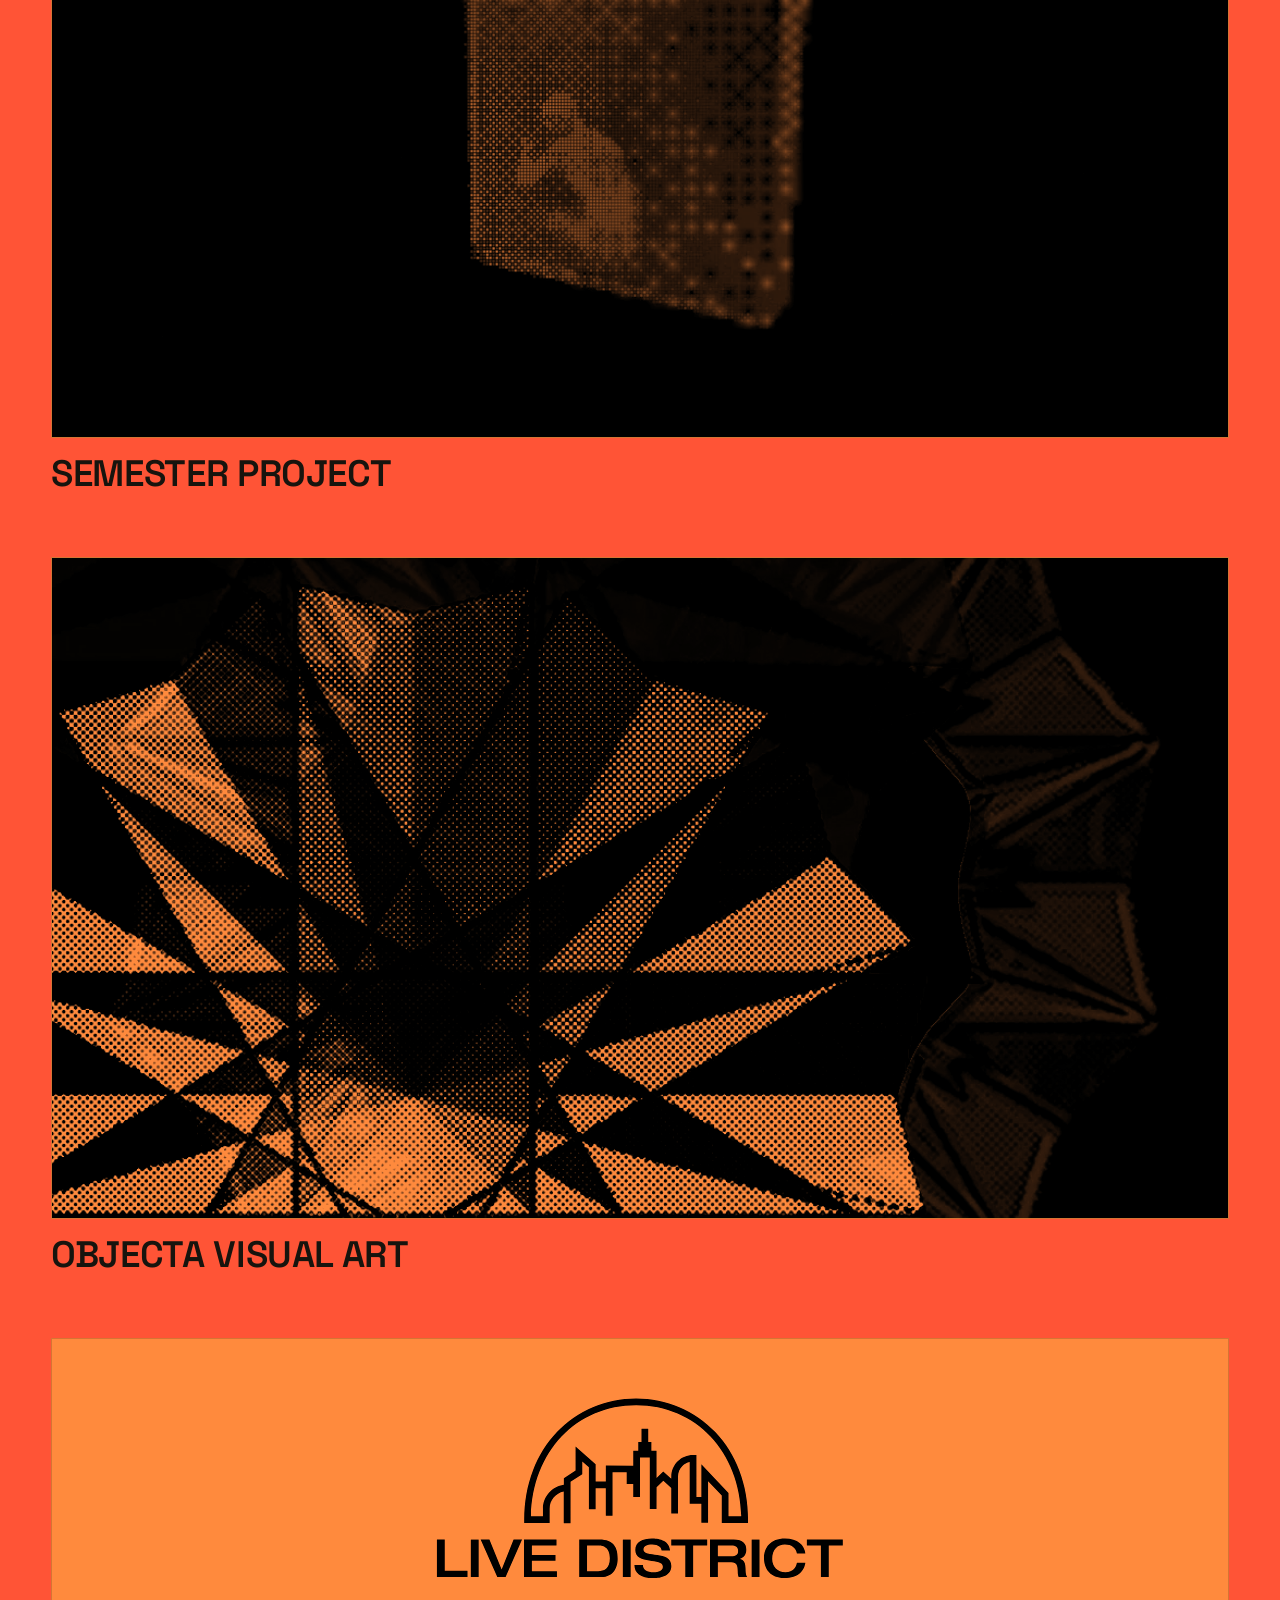
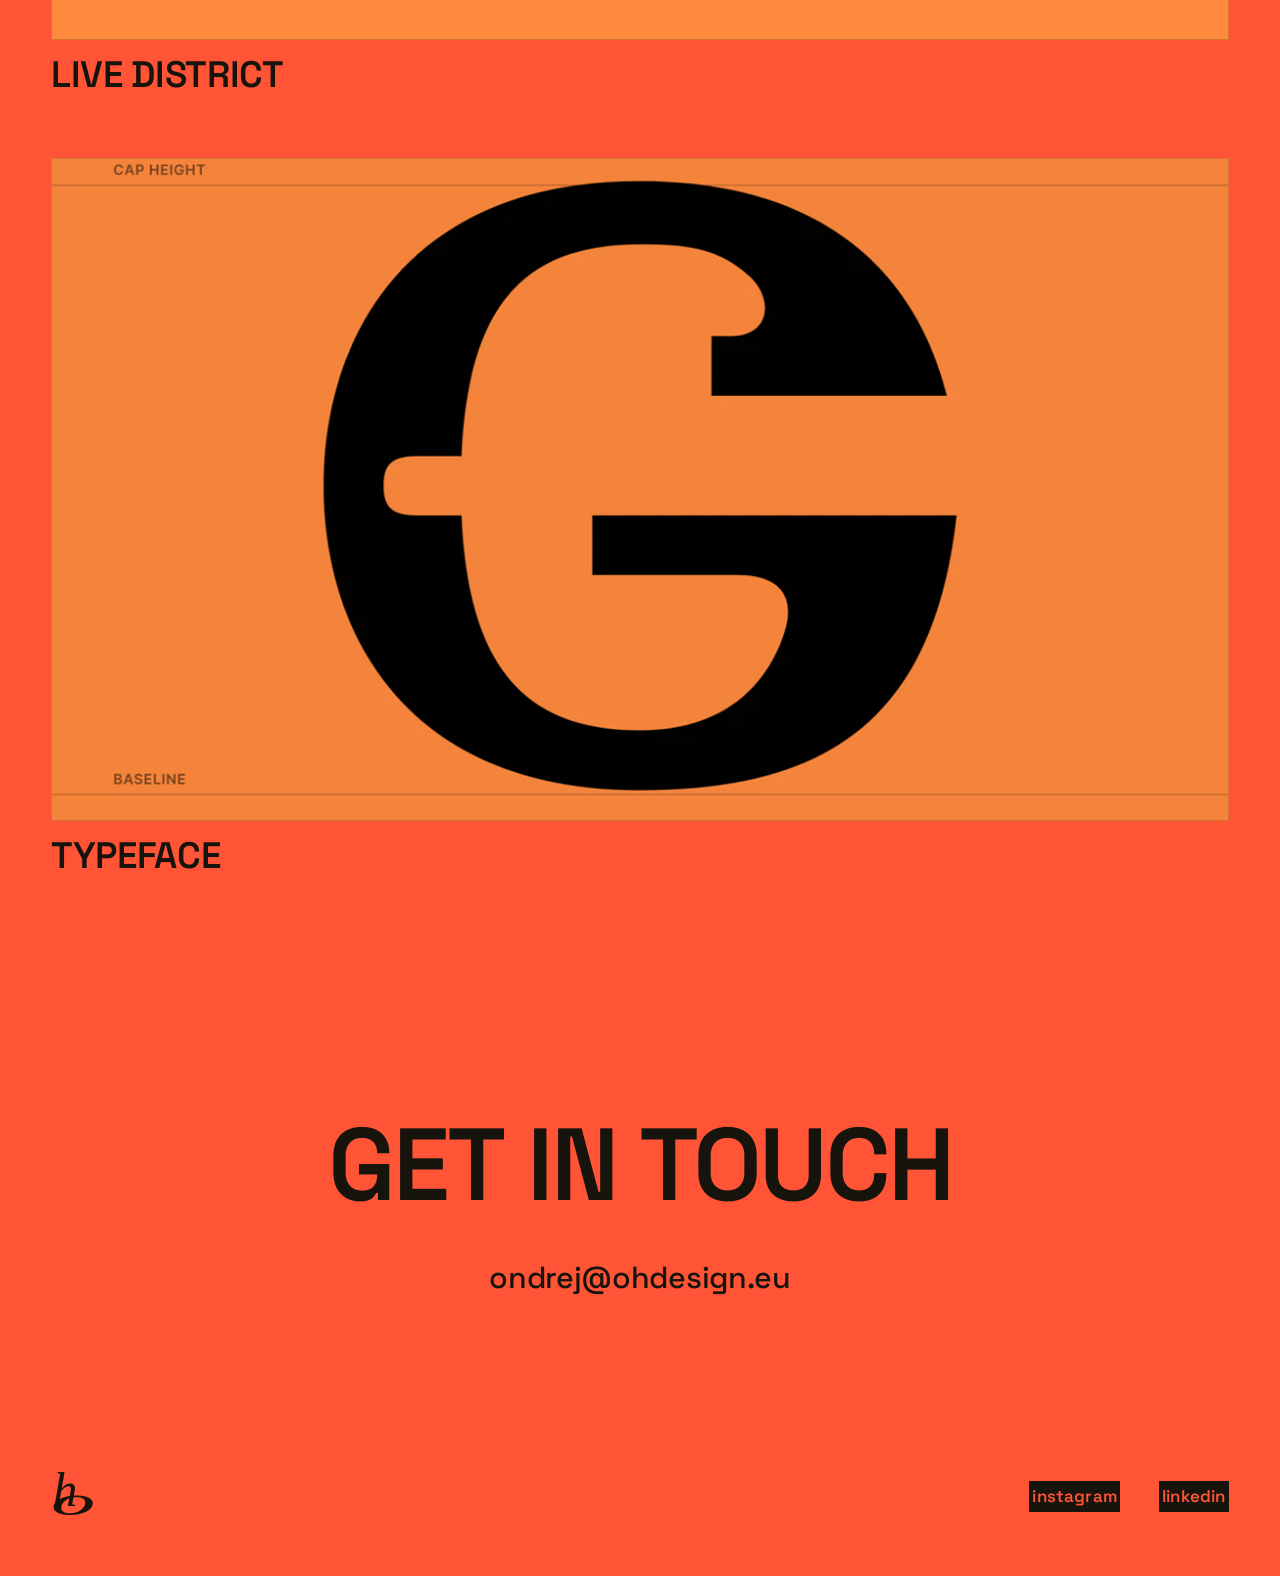
<file: work.html>
<!DOCTYPE html>
<html lang="en" class="no-js">
<head>
  <meta charset="UTF-8" />
  <meta name="viewport" content="width=device-width, initial-scale=1.0" />
  <meta name="theme-color" content="#FF5436" />

  <title>Work — graphic design, web design &amp; photography · ohdesign studio</title>
  <meta name="description" content="Work by ohdesign studio, Prague — graphic design, web design and photography: a display typeface, the Checkpoint pixel-art game, Mish Mash band identity, Massage Kostelec, Live District, a primary school mural, Molo Lipno, Objecta." />
  <link rel="canonical" href="https://ohdesign.eu/work" />
  <meta name="robots" content="index, follow, max-image-preview:large" />
  <meta name="author" content="Ondřej Hladík" />

  <meta property="og:type" content="website" />
  <meta property="og:site_name" content="ohdesign studio" />
  <meta property="og:url" content="https://ohdesign.eu/work" />
  <meta property="og:title" content="Work — graphic design, web design &amp; photography · ohdesign studio" />
  <meta property="og:description" content="Work by ohdesign studio, Prague — graphic design, web design and photography: a display typeface, the Checkpoint pixel-art game, Mish Mash band identity, Massage Kostelec, Live District, a primary school mural, Molo Lipno, Objecta." />
  <meta property="og:image" content="https://ohdesign.eu/img/og.png" />
  <meta property="og:image:width" content="1200" />
  <meta property="og:image:height" content="630" />
  <meta property="og:image:alt" content="ohdesign studio — the oh logo on coral" />
  <meta property="og:locale" content="en_GB" />
  <meta name="twitter:card" content="summary_large_image" />
  <meta name="twitter:title" content="Work — graphic design, web design &amp; photography · ohdesign studio" />
  <meta name="twitter:description" content="Work by ohdesign studio, Prague — graphic design, web design and photography: a display typeface, the Checkpoint pixel-art game, Mish Mash band identity, Massage Kostelec, Live District, a primary school mural, Molo Lipno, Objecta." />
  <meta name="twitter:image" content="https://ohdesign.eu/img/og.png" />

  <link rel="icon" href="favicon.svg" type="image/svg+xml" />
  <link rel="icon" href="icon-512.png" type="image/png" sizes="512x512" />
  <link rel="apple-touch-icon" href="apple-touch-icon.png" />

  <!-- fonts are self-hosted (fonts/) — no round-trip to Google Fonts -->
  <link rel="preload" href="fonts/space-grotesk-latin.woff2" as="font" type="font/woff2" crossorigin />
  <link rel="stylesheet" href="css/styles.css" />

</head>

<body>
  <div class="grain" aria-hidden="true"></div>

  <!-- beetle that follows the cursor over the e-mail / project names (art chosen by data-bug) -->
  <img class="mailbug" data-mailbug src="data:image/svg+xml,%3Csvg xmlns='http://www.w3.org/2000/svg' width='52' height='77'/%3E" width="52" height="77" alt="" aria-hidden="true" />

  <!-- ===================== NAV ===================== -->
  <header class="nav" data-nav>
    <div class="nav__inner">
      <a href="/" class="nav__logo" data-cursor="hover" data-magnetic>
        <!-- inlined so it can take currentColor (coral) -->
        <svg class="nav__logo-mark" viewBox="0 0 379.86 510.59" xmlns="http://www.w3.org/2000/svg" role="img" aria-label="ohdesign studio — home" fill="currentColor">
          <g font-family="Georgia-Italic, Georgia" font-style="italic">
            <text font-size="393.82" transform="translate(14.72 333.35)"><tspan x="0" y="0">h</tspan></text>
            <text font-size="335.79" transform="translate(0 408.77) scale(2.11 1)"><tspan x="0" y="0">o</tspan></text>
          </g>
        </svg>
      </a>

      <button class="nav__burger" data-burger aria-label="Open menu" aria-expanded="false">
        <span></span><span></span>
      </button>
    </div>
  </header>

  <!-- menu (opens from hamburger) -->
  <div class="menu" data-menu>
    <nav class="menu__links" aria-label="Navigation">
      <a href="/work">Work</a>
      <a href="/team" data-team>Team</a>
      <a href="#contact">Get in touch</a>
    </nav>
  </div>

  <main id="top">
    <!-- ===================== PROJECTS (mangoshake-style grid) ===================== -->
    <!-- page H1 for search engines + screen readers only (the logo is the visual "title") -->
    <h1 class="sr-only">Selected work — graphic design, web design &amp; photography by ohdesign studio, Prague</h1>

    <section class="projects" id="work">
      <div class="projects__grid">
        <article class="pcard pcard--wide reveal">
          <a class="pcard__link" href="#" data-project="checkpoint" data-cursor="view">
            <div class="pcard__media">
              <picture>
                <source type="image/webp" srcset="img/checkpoint/checkpoint-cover-720.webp 720w, img/checkpoint/checkpoint-cover-900.webp 900w, img/checkpoint/checkpoint-cover-1200.webp 1200w, img/checkpoint/checkpoint-cover-1800.webp 1800w" sizes="(max-width: 720px) calc(100vw - 2.2rem), (max-width: 1600px) calc(100vw - 8rem), 1500px" />
                <img class="pcard__img" src="img/checkpoint/checkpoint-cover.jpg" width="1800" height="1013" alt="Checkpoint Game — pixel-art drive through night-time Prague" fetchpriority="high" decoding="async" />
              </picture>
            </div>
            <div class="pcard__meta">
              <span class="pcard__title">Checkpoint Game</span>
            </div>
          </a>
        </article>

        <article class="pcard pcard--wide reveal">
          <a class="pcard__link" href="#" data-project="mishmash" data-cursor="view">
            <div class="pcard__media">
              <picture>
                <source type="image/webp" srcset="img/mishmash/mishmash-cover-720.webp 720w, img/mishmash/mishmash-cover-900.webp 900w, img/mishmash/mishmash-cover-1200.webp 1200w, img/mishmash/mishmash-cover-1800.webp 1800w" sizes="(max-width: 720px) calc(100vw - 2.2rem), (max-width: 1600px) calc(100vw - 8rem), 1500px" />
                <img class="pcard__img" src="img/mishmash/mishmash-cover.jpg" width="1800" height="1013" alt="Mish Mash — the band on the Vltava riverbank in Prague" decoding="async" />
              </picture>
            </div>
            <div class="pcard__meta">
              <span class="pcard__title">Mish Mash</span>
            </div>
          </a>
        </article>

        <article class="pcard pcard--wide reveal">
          <a class="pcard__link" href="#" data-project="molo-lipno" data-cursor="view" aria-label="Molo Lipno — interior photography">
            <div class="pcard__media">
              <picture>
                <source type="image/webp" srcset="img/molo-lipno/molo-5-900.webp 900w, img/molo-lipno/molo-5-1200.webp 1200w, img/molo-lipno/molo-5.webp 1800w" sizes="(max-width: 720px) calc(100vw - 2.2rem), (max-width: 1600px) calc(100vw - 8rem), 1500px" />
                <img class="pcard__img" src="img/molo-lipno/molo-5.jpg" width="1800" height="1200" alt="Molo Lipno — interior photography" decoding="async" />
              </picture>
            </div>
            <div class="pcard__meta">
              <span class="pcard__title">Molo Lipno</span>
            </div>
          </a>
        </article>

        <article class="pcard reveal">
          <a class="pcard__link" href="#" data-project="masaze" data-cursor="view" aria-label="Massage Kostelec — brand identity">
            <div class="pcard__media">
              <picture>
                <source type="image/webp" srcset="img/masaze/massage-hands-720.webp 720w, img/masaze/massage-hands-900.webp 900w, img/masaze/massage-hands-1200.webp 1200w, img/masaze/massage-hands.webp 1800w" sizes="(max-width: 720px) calc(100vw - 2.2rem), (max-width: 1600px) 46vw, 740px" />
                <img class="pcard__img" src="img/masaze/massage-hands.jpg" width="1800" height="1200" alt="Massage Kostelec — brand identity by ohdesign studio" decoding="async" />
              </picture>
            </div>
            <div class="pcard__meta">
              <span class="pcard__title">Massage Kostelec</span>
            </div>
          </a>
        </article>

        <article class="pcard reveal">
          <a class="pcard__link" href="#" data-project="skola" data-cursor="view" aria-label="Primary School Mural — facade illustrations">
            <div class="pcard__media">
              <picture>
                <source type="image/webp" srcset="img/skola/skola-cover-720.webp 720w, img/skola/skola-cover-900.webp 900w, img/skola/skola-cover-1200.webp 1200w, img/skola/skola-cover-1600.webp 1600w" sizes="(max-width: 720px) calc(100vw - 2.2rem), (max-width: 1600px) 46vw, 740px" />
                <img class="pcard__img" src="img/skola/skola-cover.jpg" width="1600" height="1200" alt="Primary School Mural — the rearing horse from the mural" decoding="async" />
              </picture>
            </div>
            <div class="pcard__meta">
              <span class="pcard__title">Primary School Mural</span>
            </div>
          </a>
        </article>

        <article class="pcard pcard--wide reveal">
          <a class="pcard__link" href="#" data-project="klauzury" data-cursor="view">
            <div class="pcard__media">
              <picture>
                <source type="image/webp" srcset="img/klauzury/klauzury-cover-720.webp 720w, img/klauzury/klauzury-cover-900.webp 900w, img/klauzury/klauzury-cover-1200.webp 1200w, img/klauzury/klauzury-cover-1800.webp 1800w" sizes="(max-width: 720px) calc(100vw - 2.2rem), (max-width: 1600px) calc(100vw - 8rem), 1500px" />
                <img class="pcard__img" src="img/klauzury/klauzury-cover.jpg" width="1800" height="1013" alt="Semester Project — the Bezedné noci website, a dithered cassette on black" loading="lazy" decoding="async" />
              </picture>
            </div>
            <div class="pcard__meta">
              <span class="pcard__title">Semester Project</span>
            </div>
          </a>
        </article>

        <article class="pcard pcard--wide reveal">
          <a class="pcard__link" href="#" data-project="objecta" data-cursor="view" aria-label="Objecta Visual Art">
            <div class="pcard__media">
              <picture>
                <source type="image/webp" srcset="img/objecta/objecta-cover-720.webp 720w, img/objecta/objecta-cover-900.webp 900w, img/objecta/objecta-cover-1080.webp 1080w" sizes="(max-width: 720px) calc(100vw - 2.2rem), (max-width: 1600px) calc(100vw - 8rem), 1500px" />
                <img class="pcard__img" src="img/objecta/objecta-cover.jpg" width="1080" height="608" alt="Objecta Visual Art — frame from the piece" loading="lazy" decoding="async" />
              </picture>
            </div>
            <div class="pcard__meta">
              <span class="pcard__title">Objecta Visual Art</span>
            </div>
          </a>
        </article>

        <article class="pcard pcard--wide pcard--banner reveal">
          <a class="pcard__link" href="#" data-project="live-district" data-cursor="view" aria-label="Live District — Web">
            <div class="pcard__media"><img class="pcard__img" src="img/live-district/ld-logo.svg" width="1800" height="462" alt="Live District — website design and development" decoding="async" /></div>
            <div class="pcard__meta">
              <span class="pcard__title">Live District</span>
            </div>
          </a>
        </article>

        <article class="pcard pcard--wide reveal">
          <a class="pcard__link" href="#" data-project="font-design" data-cursor="view">
            <div class="pcard__media">
              <picture>
                <source type="image/webp" srcset="img/font-design/font-cover-720.webp 720w, img/font-design/font-cover-900.webp 900w, img/font-design/font-cover-1200.webp 1200w, img/font-design/font-cover-1800.webp 1800w" sizes="(max-width: 720px) calc(100vw - 2.2rem), (max-width: 1600px) calc(100vw - 8rem), 1500px" />
                <img class="pcard__img" src="img/font-design/font-cover.jpg" width="1800" height="1013" alt="Typeface — the capital G drawn between cap height and baseline" loading="lazy" decoding="async" />
              </picture>
            </div>
            <div class="pcard__meta">
              <span class="pcard__title">Typeface</span>
            </div>
          </a>
        </article>

      </div>
    </section>

    <!-- ===================== CONTACT (footer area) ===================== -->
    <section class="contact" id="contact">
      <div class="contact__body">
        <h2 class="contact__title" data-title>GET IN TOUCH</h2>
        <a href="mailto:ondrej@ohdesign.eu" class="contact__mail" data-cursor="hover" data-magnetic data-bug="1">ondrej@ohdesign.eu</a>
      </div>
    </section>
  </main>

  <!-- ===================== FOOTER ===================== -->
  <footer class="footer">
    <div class="footer__grid">
      <div class="footer__brand">
        <!-- inlined so the mark can take currentColor (same grey as the socials) -->
        <svg class="footer__logo" viewBox="0 0 379.86 510.59" xmlns="http://www.w3.org/2000/svg" role="img" aria-label="Ondřej Hladík" fill="currentColor">
          <g font-family="Georgia-Italic, Georgia" font-style="italic">
            <text font-size="393.82" transform="translate(14.72 333.35)"><tspan x="0" y="0">h</tspan></text>
            <text font-size="335.79" transform="translate(0 408.77) scale(2.11 1)"><tspan x="0" y="0">o</tspan></text>
          </g>
        </svg>
      </div>
      <div class="footer__socials">
        <a href="https://www.instagram.com/ohdesign.eu/" target="_blank" rel="noopener" data-cursor="hover">INSTAGRAM</a>
        <a href="https://www.linkedin.com/company/145196213/" target="_blank" rel="noopener" data-cursor="hover">LINKEDIN</a>
      </div>
    </div>
  </footer>

  <!-- ===================== TEAM (opens from the menu) ===================== -->
  <div class="pmodal" data-tmodal role="dialog" aria-modal="true" aria-hidden="true" aria-labelledby="tmodal-title">
    <button class="pmodal__close" type="button" data-tmodal-close aria-label="Close team">✕</button>
    <button class="pmodal__back" type="button" data-tmodal-close aria-label="Back">Back</button>
    <div class="pmodal__scroll" data-tmodal-scroll>
      <header class="pmodal__head">
        <h2 class="pmodal__title" id="tmodal-title">Team</h2>
      </header>

      <div class="team__grid">
        <article class="team__member">
          <div class="team__photo-wrap"><img class="team__photo" data-src="img/team/ondrej.webp" src="data:image/svg+xml,%3Csvg xmlns='http://www.w3.org/2000/svg' width='640' height='853'/%3E" width="640" height="853" alt="Ondřej Hladík" decoding="async" /></div>
          <p class="team__role">CEO, Graphic designer, Web designer, Photographer</p>
          <p class="team__name">Ondřej Hladík</p>
          <div class="team__contact">
            <a href="mailto:ondrej@ohdesign.eu" data-cursor="hover">ondrej@ohdesign.eu</a>
            <a href="tel:+420777071179" data-cursor="hover">+420 777 071 179</a>
          </div>
        </article>
        <article class="team__member">
          <div class="team__photo-wrap"><img class="team__photo" data-src="img/team/rene.webp" src="data:image/svg+xml,%3Csvg xmlns='http://www.w3.org/2000/svg' width='532' height='709'/%3E" width="532" height="709" alt="René Nožička" decoding="async" /></div>
          <p class="team__role">Co-CEO, Marketing, Motion designer</p>
          <p class="team__name">René Nožička</p>
          <div class="team__contact">
            <a href="mailto:rene@ohdesign.eu" data-cursor="hover">rene@ohdesign.eu</a>
            <a href="tel:+420723823998" data-cursor="hover">+420 723 823 998</a>
          </div>
        </article>
      </div>
    </div>
  </div>

  <!-- ===================== PROJECT DETAIL (opens on card click) ===================== -->
  <div class="pmodal" data-pmodal role="dialog" aria-modal="true" aria-hidden="true" aria-labelledby="pmodal-title">
    <button class="pmodal__close" type="button" data-pmodal-close aria-label="Close project">✕</button>
    <button class="pmodal__back" type="button" data-pmodal-close aria-label="Back to projects">Back to projects</button>
    <div class="pmodal__scroll" data-pmodal-scroll>
      <header class="pmodal__head">
        <h2 class="pmodal__title" id="pmodal-title" data-pm-title>Project</h2>
      </header>
      <div class="pmodal__intro" data-pm-intro></div>
      <div class="pmodal__gallery" data-pm-gallery></div>
      <div class="pmodal__credits" data-pm-credits></div>
    </div>
  </div>

  <script src="js/main.js"></script>
</body>
</html>
</file>
<file: css/styles.css>
/* =========================================================
   Ondřej Hladík — Portfolio
   Dark editorial edition (inspired by dragonfly.xyz)
   ========================================================= */

/* ---------- Fonts (self-hosted, variable Space Grotesk 300-700) ---------- */
@font-face {
  font-family: 'Space Grotesk';
  font-style: normal;
  font-weight: 300 700;
  font-display: swap;
  src: url("../fonts/space-grotesk-latin.woff2") format("woff2");
  unicode-range: U+0000-00FF, U+0131, U+0152-0153, U+02BB-02BC, U+02C6, U+02DA, U+02DC, U+0304, U+0308, U+0329, U+2000-206F, U+20AC, U+2122, U+2191, U+2193, U+2212, U+2215, U+FEFF, U+FFFD;
}
@font-face {
  font-family: 'Space Grotesk';
  font-style: normal;
  font-weight: 300 700;
  font-display: swap;
  src: url("../fonts/space-grotesk-latin-ext.woff2") format("woff2");
  unicode-range: U+0100-02BA, U+02BD-02C5, U+02C7-02CC, U+02CE-02D7, U+02DD-02FF, U+0304, U+0308, U+0329, U+1D00-1DBF, U+1E00-1E9F, U+1EF2-1EFF, U+2020, U+20A0-20AB, U+20AD-20C0, U+2113, U+2C60-2C7F, U+A720-A7FF;
}

/* ---------- Tokens ---------- */
:root {
  /* CORAL EDITION (2026-09-17): the page is brand coral, everything that used to be coral is white.
     Previous cream palette for reference: --bg #F4F1EA, --bg-2 #E8E3D8, --fg-dim #6B665C, --serif-fg #48443B, --coral #FF5436, --on-accent #FFFFFF */
  --bg:        #FF5436;   /* brand coral, now the ground */
  --bg-2:      #F04A2E;   /* slightly deeper coral for card media / gallery frames */
  --panel:     #F54F33;
  --fg:        #17140E;   /* near-black ink */
  --fg-dim:    #3D1A12;   /* dark warm brown — stays legible on coral (≈4.8:1) */
  --fg-faint:  #7A3A2C;
  --serif-fg:  #2B1611;   /* modal paragraphs */
  --line:      rgba(23, 20, 14, 0.18);
  --line-soft: rgba(23, 20, 14, 0.09);

  --violet:    #5227FF;   /* electric violet accent */
  --violet-lift:#6A44FF;
  --coral:     #FFFFFF;   /* "accent" slot: white on the coral ground (hovers only, now that logo/burger/bars/socials went ink) */
  --on-accent: #FF5436;   /* text on the ink list bars */
  --duo:       #FF8A3D;   /* duotone base: every photo goes b&w and multiplies onto this warmer orange */

  --font-sans:  'Space Grotesk', 'Segoe UI', sans-serif;
  --font-serif: Georgia, 'Times New Roman', serif;
  --font-mono:  var(--font-sans);   /* labels unified to grotesk */

  --step--2: clamp(0.68rem, 0.66rem + 0.1vw, 0.74rem);
  --step--1: clamp(0.78rem, 0.74rem + 0.2vw, 0.86rem);
  --step-0:  clamp(0.95rem, 0.9rem + 0.25vw, 1.06rem);
  --step-1:  clamp(1.1rem, 1rem + 0.5vw, 1.35rem);
  --step-2:  clamp(1.5rem, 1.2rem + 1.4vw, 2.3rem);
  --step-3:  clamp(2rem, 1.4rem + 3vw, 3.6rem);
  --step-4:  clamp(2.8rem, 1.6rem + 6vw, 6.5rem);
  --step-5:  clamp(3.2rem, 1.2rem + 10vw, 11rem);

  --pad: clamp(1.1rem, 4vw, 4rem);
  --maxw: 1600px;

  --ease: cubic-bezier(0.22, 1, 0.36, 1);
  --ease-out: cubic-bezier(0.16, 1, 0.3, 1);
}

*, *::before, *::after { box-sizing: border-box; margin: 0; padding: 0; }
html { scroll-behavior: smooth; -webkit-text-size-adjust: 100%; }

body {
  background: var(--bg); color: var(--fg);
  font-family: var(--font-sans); font-size: var(--step-0); line-height: 1.55;
  -webkit-font-smoothing: antialiased; -moz-osx-font-smoothing: grayscale;
  overflow-x: hidden;
}
img { display: block; max-width: 100%; height: auto; }
a { color: inherit; text-decoration: none; }
button { font: inherit; color: inherit; background: none; border: none; cursor: pointer; }
em { font-style: italic; }
::selection { background: var(--fg); color: var(--bg); }

.mono { font-family: var(--font-sans); font-weight: 500; font-size: var(--step--1); letter-spacing: .06em; }

/* ---------- Grain ---------- */
.grain {
  position: fixed; inset: 0; z-index: 9000; pointer-events: none; opacity: 0.05;
  background-image: url("data:image/svg+xml,%3Csvg xmlns='http://www.w3.org/2000/svg' width='200' height='200'%3E%3Cfilter id='n'%3E%3CfeTurbulence type='fractalNoise' baseFrequency='0.85' numOctaves='3' stitchTiles='stitch'/%3E%3C/filter%3E%3Crect width='100%25' height='100%25' filter='url(%23n)'/%3E%3C/svg%3E");
  mix-blend-mode: multiply; opacity: 0.035;
}

/* ---------- Mail beetle (points its head at the e-mail) ---------- */
.mailbug { position: fixed; top: 0; left: 0; z-index: 45; width: auto; height: 77px; pointer-events: none; opacity: 0; transform: translate(-50%, -50%) rotate(0deg); transition: opacity .35s var(--ease), transform .2s var(--ease); will-change: left, top, transform; }
.mailbug.is-on { opacity: .95; }
/* the walking beetle for the project list — same art/size, moved by JS along the hovered row */
.walkbug { position: fixed; top: 0; left: 0; z-index: 45; width: auto; height: 77px; pointer-events: none; opacity: 0; transition: opacity .4s var(--ease); will-change: transform; }
.walkbug.is-on { opacity: .95; }
@media (hover: none), (pointer: coarse) { .walkbug { display: none !important; } }
/* the swarm that gathers around the preview square — positioned by JS, fixed like the other beetles */
.swarm { position: fixed; top: 0; left: 0; z-index: 46; width: auto; height: 64px; pointer-events: none; opacity: 0; transition: opacity .35s var(--ease); will-change: transform; }
.swarm.is-on { opacity: .95; }
@media (hover: none), (pointer: coarse) { .swarm { display: none !important; } }
/* beetles that gather around the cursor while the menu is open and you hesitate (created by JS) */
.menubug { position: fixed; top: 0; left: 0; z-index: 1000; width: auto; height: 54px; pointer-events: none; opacity: 0; transition: opacity .4s var(--ease); will-change: transform; }
.menubug.is-on { opacity: .95; }
@media (hover: none), (pointer: coarse) { .mailbug { display: none !important; } }

/* ---------- Intro ---------- */
.intro { position: fixed; inset: 0; z-index: 9800; background: var(--bg); display: grid; place-items: center; transition: transform .9s var(--ease) .1s; }
.intro.is-done { transform: translateY(-101%); }
.oh-loader { width: clamp(120px, 22vw, 220px); height: auto; color: var(--fg); overflow: visible; display: block; opacity: 0; }
.oh-loader .mark > text { transform-box: view-box; transform-origin: 0 0; will-change: transform; }
/* static state = finished logo (no-JS / reduced-motion) */
.oh-loader .gl-o { transform: translate(0px, 408.77px) scale(2.11, 1); }
.oh-loader .gl-h { transform: translate(14.72px, 333.35px) scale(1, 1); }
html.no-js .oh-loader { opacity: 1; }
html.no-js .intro { display: none; }

/* =========================================================
   NAV
   ========================================================= */
.nav { position: fixed; top: 0; left: 0; right: 0; z-index: 1000; transition: transform .4s var(--ease); }
.nav__inner { display: grid; grid-template-columns: 1fr auto; align-items: center; gap: 1.5rem; padding: clamp(.9rem, 1.8vw, 1.3rem) var(--pad); }
.nav.is-hidden { transform: translateY(-105%); }

.nav__logo { display: inline-flex; align-items: center; gap: .7rem; justify-self: start; }
.nav__logo-mark { height: 40px; width: auto; color: var(--fg); fill: currentColor; }

.nav__burger { display: flex; width: 40px; height: 40px; flex-direction: column; gap: 6px; align-items: center; justify-content: center; justify-self: end; }
.nav__burger span { display: block; width: 22px; height: 1.5px; background: var(--fg); transition: transform .35s var(--ease); }
body.menu-open .nav__burger span:nth-child(1) { transform: translateY(3.75px) rotate(45deg); }
body.menu-open .nav__burger span:nth-child(2) { transform: translateY(-3.75px) rotate(-45deg); }

/* mobile menu */
.menu { position: fixed; inset: 0; z-index: 999; background: var(--bg); padding: clamp(6rem,18vw,9rem) var(--pad) var(--pad); display: flex; flex-direction: column; justify-content: space-between; clip-path: inset(0 0 100% 0); transition: clip-path .6s var(--ease); pointer-events: none; }
body.menu-open .menu { clip-path: inset(0 0 0 0); pointer-events: auto; }
.menu__links { display: flex; flex-direction: column; align-items: flex-start; gap: .3rem; }   /* links only as wide as their text */
.menu__links a { font-family: var(--font-sans); font-weight: 600; font-size: clamp(2.2rem, 12vw, 3.6rem); letter-spacing: -.02em; text-transform: uppercase; display: flex; align-items: baseline; gap: 1rem; transition: color .25s, transform .35s var(--ease); }
.menu__links a i { font-family: var(--font-mono); font-size: .9rem; color: var(--violet); font-style: normal; }
.menu__links a { position: relative; }
.menu__links a::after { content: ""; position: absolute; left: 0; right: 0; bottom: .02em; height: 2px; background: currentColor; transform: scaleX(0); transform-origin: left; transition: transform .35s var(--ease); }
.menu__links a:hover { transform: translateX(12px); }
.menu__links a:hover::after { transform: scaleX(1); }

/* =========================================================
   HOME — blank page, just PROJECTS + the list (same look as the contact block)
   ========================================================= */
body.is-home { min-height: 100svh; display: flex; flex-direction: column; }
/* everything flush left on the page's left margin — the same vertical line as the nav logo and
   the footer logo: PROJECTS + list, GET IN TOUCH + e-mail */
body.is-home main { flex: 1; max-width: var(--maxw); width: 100%; margin: 0 auto; padding: 0 var(--pad); text-align: left; }
body.is-home .contact__body { text-align: left; padding-left: 0; padding-right: 0; margin: 0; max-width: none; }
/* PROJECTS sits centred in the first screen, GET IN TOUCH follows below it as on the work page */
.home { position: relative; min-height: 74svh; display: grid; align-items: center; justify-items: start; }
/* project preview on the right of the first screen — fades/slides in while the beetle walks over */
/* a square, roughly 60 % across, on the level of the list (JS sets --pv-top to the list's centre) */
.home__preview { position: absolute; left: 60%; top: var(--pv-top, 50%); width: clamp(200px, 24vw, 360px); aspect-ratio: 1; overflow: hidden; background: var(--bg-2); border: 1px solid var(--line); opacity: 0; transform: translate(4%, -50%); transition: opacity .5s var(--ease), transform .8s var(--ease); pointer-events: none; }
.home__preview.is-on { opacity: 1; transform: translate(0, -50%); }
.home__preview { background: var(--duo); }
.home__preview img { width: 100%; height: 100%; object-fit: cover; display: block; filter: grayscale(1) contrast(1.08); mix-blend-mode: multiply; }
@media (max-width: 720px), (hover: none) { .home__preview { display: none; } }
.home__body { padding: clamp(6rem,14vh,9rem) 0 clamp(2rem,5vw,4rem); }
/* Georgia Italic, lowercase — the same face as the "oh" logo */
.home__title { font-family: var(--font-serif); font-style: italic; font-weight: 400; font-size: var(--step-4); letter-spacing: -.01em; text-transform: lowercase; line-height: 1; }
/* the reveal mask must leave room for the italic descenders (the "j"), so it gets a deeper bottom
   and the word starts further down so nothing peeks out before the animation */
.home__title .wmask { padding-bottom: .3em; margin-bottom: -.3em; padding-right: .08em; margin-right: -.08em; }
.home__title .win { transform: translateY(145%); }
.home__title.is-revealed .win { transform: translateY(0); }
/* the list fills a column of six and then starts a new one next to it */
.plist { list-style: none; margin-top: clamp(1.6rem,4vw,2.6rem); display: grid; grid-auto-flow: column; grid-template-rows: repeat(6, auto); justify-content: start; align-items: start; gap: .25em clamp(1.5rem,4vw,3.5rem); }
@media (max-width: 860px) { .plist { grid-auto-flow: row; grid-template-rows: none; } }
/* .plist__link shares the e-mail link's declarations below (.contact__mail) — same size, same hover */
.plist__link { text-transform: lowercase; padding: .14em .2em; background: var(--fg); color: var(--bg); transition: transform .35s var(--ease); }   /* ink block, coral text — same as the footer socials */
.plist__link:hover { transform: translateX(12px); }   /* slides right on hover (the e-mail keeps its magnetic pull) */

/* =========================================================
   CONTACT
   ========================================================= */
.contact__body { max-width: var(--maxw); margin: 0 auto; padding: clamp(5rem,11vw,9rem) var(--pad) clamp(4rem,9vw,8rem); text-align: center; }
.contact__title { font-family: var(--font-sans); font-weight: 600; font-size: var(--step-4); letter-spacing: -.03em; text-transform: uppercase; line-height: .92; }
.contact__mail, .plist__link { display: inline-block; font-family: var(--font-sans); font-weight: 500; font-size: clamp(1.1rem,3vw,1.9rem); letter-spacing: -.01em; }
/* hairline underline that draws in from the left on hover — project names, e-mail, pinned web link */
.contact__mail, .plist__link, .pmodal__web { position: relative; }
.contact__mail::after, .plist__link::after, .pmodal__web::after { content: ""; position: absolute; left: 0; right: 0; bottom: .08em; height: 1px; background: currentColor; transform: scaleX(0); transform-origin: left; transition: transform .35s var(--ease); }
.contact__mail:hover::after, .plist__link:hover::after, .pmodal__web:hover::after { transform: scaleX(1); }
/* same eased hairline on the small links: footer socials, team contacts, credits, contact socials */
.footer__socials a, .team__contact a, .credits > summary, .contact__socials a { position: relative; }
.team__contact a { display: inline-block; }
.footer__socials a::after, .team__contact a::after, .credits > summary::after, .contact__socials a::after { content: ""; position: absolute; left: 0; right: 0; bottom: .06em; height: 1px; background: currentColor; transform: scaleX(0); transform-origin: left; transition: transform .35s var(--ease); }
.footer__socials a::after { left: .2em; right: .2em; bottom: .12em; }
.footer__socials a:hover::after, .team__contact a:hover::after, .credits > summary:hover::after, .credits[open] > summary::after, .contact__socials a:hover::after { transform: scaleX(1); }
/* the vertical "back to projects" label: its line runs along the rotated text, so it fades in with the same easing */
.pmodal__back { text-decoration: underline; text-decoration-color: transparent; text-underline-offset: .16em; text-decoration-thickness: 1px; transition: text-decoration-color .35s var(--ease); }
.pmodal__back:hover { text-decoration-color: currentColor; }
/* the hairline sits on the coral, so keep it off the box edge */
.plist__link::after { left: .2em; right: .2em; bottom: .12em; }
.contact__mail { margin-top: clamp(1.6rem,4vw,2.6rem); }
.contact__socials { display: flex; flex-wrap: wrap; justify-content: center; gap: clamp(1.2rem,4vw,3rem); margin-top: clamp(2rem,4vw,3rem); color: var(--fg-dim); }
.contact__socials a { transition: color .3s; }

/* =========================================================
   TEAM — lives in its own overlay, opened from the menu
   ========================================================= */
/* the heading shares the grid's container, so TEAM lines up with the first photo,
   and starts at the same height as the close button */
[data-tmodal] .pmodal__scroll { padding-top: clamp(1rem,2.4vw,1.9rem); }
[data-tmodal] .pmodal__head { max-width: var(--maxw); padding-left: 0; }
.team__grid { max-width: var(--maxw); margin: 0 auto; display: grid; grid-template-columns: repeat(auto-fill, minmax(200px, 1fr)); gap: clamp(2rem,4vw,3.4rem) clamp(1.4rem,3vw,2.6rem); }
.team__member { display: flex; flex-direction: column; align-items: flex-start; text-transform: lowercase; }
.team__photo-wrap { width: 100%; aspect-ratio: 3 / 4; overflow: hidden; background: var(--duo); border: 1px solid var(--line); margin-bottom: clamp(.9rem,2vw,1.3rem); }
.team__photo { width: 100%; height: 100%; object-fit: cover; display: block; filter: grayscale(1) contrast(1.08); mix-blend-mode: multiply; }
.team__role { font-family: var(--font-serif); font-weight: 400; font-size: var(--step-0); line-height: 1.45; letter-spacing: 0; color: var(--serif-fg); }
.team__name { margin-top: .5rem; font-family: var(--font-serif); font-weight: 400; font-size: var(--step--1); line-height: 1.45; letter-spacing: 0; color: var(--fg-dim); }
.team__contact { display: flex; flex-direction: column; gap: .3rem; margin-top: .35rem; }
.team__contact a { font-family: var(--font-serif); font-weight: 400; font-size: var(--step--1); line-height: 1.45; letter-spacing: 0; color: var(--fg-dim); transition: color .3s; word-break: break-word; }

/* =========================================================
   TEAM PAGE (team.html) — same title treatment as the homepage
   ========================================================= */
.teampage { max-width: var(--maxw); margin: 0 auto; padding: clamp(6rem,14vh,9rem) var(--pad) clamp(4rem,9vw,7rem); }
.teampage .home__title { margin-bottom: clamp(2.4rem,6vw,4rem); }
.teampage .team__grid { margin: 0; }

/* =========================================================
   FOOTER
   ========================================================= */
.footer__grid { max-width: var(--maxw); margin: 0 auto; padding: clamp(2rem,4vw,3rem) var(--pad); display: flex; align-items: center; justify-content: space-between; gap: 1.5rem; flex-wrap: wrap; }
.footer__brand { display: flex; align-items: center; gap: .8rem; color: var(--coral); }
.footer__logo { height: clamp(46px,5vw,64px); width: auto; color: var(--fg); fill: currentColor; }
.footer__socials { display: flex; flex-wrap: wrap; gap: clamp(1.2rem,3vw,2.4rem); color: var(--coral); font-family: var(--font-sans); font-weight: 600; font-size: var(--step-0); letter-spacing: .01em; text-transform: lowercase; }
/* black blocks with white text (same construction as the list bars on the homepage) */
.footer__socials a { padding: .14em .2em; background: var(--fg); color: var(--bg); transition: background .3s, color .3s; }

/* =========================================================
   PROJECT DETAIL — full-screen overlay (opens on card click)
   ========================================================= */
body.pmodal-open { overflow: hidden; }
.pmodal { position: fixed; inset: 0; z-index: 9600; background: var(--bg); opacity: 0; visibility: hidden; transform: translateY(14px); transition: opacity .5s var(--ease), transform .5s var(--ease), visibility 0s .5s; }
.pmodal.is-open { opacity: 1; visibility: visible; transform: none; transition: opacity .5s var(--ease), transform .5s var(--ease); }
.pmodal__scroll { position: absolute; inset: 0; overflow-y: auto; overflow-x: hidden; padding: clamp(4rem,8vw,6.5rem) clamp(1.4rem,7vw,7rem) clamp(4rem,9vw,7rem); -webkit-overflow-scrolling: touch; }

.pmodal__close { position: absolute; top: clamp(1rem,2.4vw,1.9rem); right: clamp(1rem,3vw,2.4rem); z-index: 3; width: 48px; height: 48px; display: grid; place-items: center; font-size: 1.6rem; line-height: 1; color: var(--fg); border-radius: 50%; transition: transform .35s var(--ease), color .3s; }
.pmodal__close:hover { transform: rotate(90deg); }

.pmodal__back { position: absolute; left: clamp(.5rem,1.4vw,1.4rem); top: 50%; z-index: 3; transform: translateY(-50%) rotate(180deg); writing-mode: vertical-rl; font-family: var(--font-sans); font-weight: 600; font-size: var(--step-0); letter-spacing: .01em; text-transform: lowercase; color: var(--fg); transition: color .3s var(--ease); }

.pmodal__head { text-align: left; max-width: 44rem; margin: 0 auto clamp(2rem,5vw,3.2rem); padding-left: clamp(.75rem,2.5vw,2rem); }
.pmodal__title { font-family: var(--font-sans); font-weight: 600; font-size: clamp(2.2rem, 12vw, 3.6rem); line-height: 1; letter-spacing: -.02em; text-transform: uppercase; }

.pmodal__intro { max-width: 44rem; margin: 0 auto clamp(2.6rem,6vw,4.5rem); padding-left: clamp(.75rem,2.5vw,2rem); text-align: left; }
.pmodal__intro p { font-family: var(--font-serif); font-size: var(--step-1); line-height: 1.6; color: var(--serif-fg); }
.pmodal__intro p + p { margin-top: 1.1rem; }

.pmodal__gallery { max-width: var(--maxw); margin: 0 auto; display: grid; grid-template-columns: 1fr 1fr; gap: clamp(1rem,2.4vw,2rem); }
.pmodal__shot { aspect-ratio: 4 / 3; border: 1px solid var(--line); overflow: hidden; }
.pmodal__shot.is-wide { grid-column: 1 / -1; aspect-ratio: 16 / 9; }
/* real media tiles — half = uniform 4/3 box (cover), wide = full-width natural height; sharp corners */
.pmodal__shot.has-media { border: 0; background: var(--bg-2); }   /* the project gallery stays in full colour */
.pmodal__shot.has-media:not(.is-wide) { aspect-ratio: 4 / 3; }
.pmodal__shot.has-media.is-wide { aspect-ratio: auto; }
.pmodal__shot.has-media img, .pmodal__shot.has-media video { display: block; width: 100%; }
.pmodal__shot.has-media:not(.is-wide) img, .pmodal__shot.has-media:not(.is-wide) video { height: 100%; object-fit: cover; }
.pmodal__shot.has-media.is-square { aspect-ratio: 1; }   /* square artwork keeps its own frame */
.pmodal__shot.has-media.is-tall { aspect-ratio: 3 / 4; }   /* portrait photos keep their own frame */
/* "contain": the media is shown whole and sits on black instead of being cropped to fill the slot */
.pmodal__shot.has-media.is-contain { background: #000; }
.pmodal__shot.has-media.is-contain img, .pmodal__shot.has-media.is-contain video { height: 100%; object-fit: contain; }
.pmodal__shot.has-media.is-wide img, .pmodal__shot.has-media.is-wide video { height: auto; }

@media (max-width: 600px) {
  .pmodal__back { display: none; }
  .pmodal__gallery { grid-template-columns: 1fr; }
  .pmodal__shot.is-wide:not(.has-media) { aspect-ratio: 4 / 3; }
}

/* Show credits — collapsible under the gallery */
.pmodal__credits { max-width: var(--maxw); margin: clamp(2.4rem,5vw,4rem) auto 0; display: flex; flex-wrap: wrap; align-items: baseline; gap: clamp(1rem,3vw,2rem); }
.credits { display: inline-block; text-align: left; }
.credits > summary { display: inline-block; cursor: pointer; list-style: none; font-family: var(--font-sans); font-weight: 600; font-size: var(--step-0); letter-spacing: .01em; text-transform: lowercase; color: var(--fg); padding: .5rem 0; transition: color .3s; }
.credits > summary::-webkit-details-marker { display: none; }

.credits__list { list-style: none; display: flex; flex-direction: column; align-items: flex-start; width: 0; margin-top: 1.1rem; gap: .5rem; }
.credits__list li { font-family: var(--font-sans); font-size: var(--step--1); letter-spacing: .04em; text-transform: lowercase; color: var(--fg); white-space: nowrap; }
.pmodal__web { margin-left: auto; font-family: var(--font-sans); font-weight: 600; font-size: var(--step-0); letter-spacing: .01em; text-transform: lowercase; color: var(--fg); transition: color .3s; }

/* gradient fallbacks for a project that has no images yet (see PROJECTS in main.js) */
.art--1 { background: radial-gradient(120% 120% at 20% 10%, #FF8A5B 0%, #FF5436 38%, #7A1E0C 100%); }
.art--3 { background: linear-gradient(160deg, #0E0E10 0%, #2A2550 60%, #5227FF 120%); }
.art--6 { background: conic-gradient(from 210deg at 50% 50%, #5227FF, #FF5436, #6A44FF, #FF6FB5, #5227FF); }

/* =========================================================
   HELPERS + REVEAL
   ========================================================= */
[data-magnetic] { transition: translate .3s var(--ease); }
.sr-only { position: absolute; width: 1px; height: 1px; margin: -1px; padding: 0; overflow: hidden; clip: rect(0 0 0 0); clip-path: inset(50%); white-space: nowrap; border: 0; }
.reveal { opacity: 0; transform: translateY(26px); transition: opacity .8s var(--ease-out), transform .8s var(--ease-out); }
.reveal.is-in { opacity: 1; transform: none; }

/* =========================================================
   TITLE REVEAL — mask slide-up per word (program.studio style)
   ========================================================= */
.wmask { display: inline-block; overflow: hidden; vertical-align: top; padding-bottom: .06em; margin-bottom: -.06em; }
.win { display: inline-block; transform: translateY(110%); transition: transform 1s var(--ease-out); will-change: transform; }
.is-revealed .win { transform: translateY(0); }

/* =========================================================
   PROJECTS — mangoshake-style grid
   ========================================================= */
.projects { max-width: var(--maxw); margin: 0 auto; padding: clamp(5.5rem,9vh,7rem) var(--pad) clamp(4rem,8vw,7rem); }
.projects__grid { display: grid; grid-template-columns: 1fr 1fr; gap: clamp(2.5rem,5vw,5rem) clamp(1.5rem,3vw,3rem); }
.pcard { grid-column: span 1; }
.pcard--wide { grid-column: 1 / -1; }
.pcard__link { display: block; }
.pcard__media { position: relative; aspect-ratio: 4 / 3; background: var(--duo); border: 1px solid var(--line); overflow: hidden; display: grid; place-items: center; transition: border-color .4s; }
.pcard--wide .pcard__media { aspect-ratio: 16 / 9; }
/* banner card — media keeps the proportions of the artwork itself */
.pcard--banner .pcard__media { aspect-ratio: 1800 / 462; }
.pcard__beetle { width: 30%; height: auto; filter: invert(1); opacity: .9; transition: transform .8s var(--ease); }
.pcard--wide .pcard__beetle { width: 17%; }
/* picture/img are pinned to the media box so `object-fit: cover` always gets a definite height
   (a plain height:100% chain does not resolve inside <picture> and the image overflowed) */
.pcard__media > picture { position: absolute; inset: 0; display: block; }
.pcard__img { position: absolute; inset: 0; width: 100%; height: 100%; object-fit: cover; transition: transform .8s var(--ease); filter: grayscale(1) contrast(1.08); mix-blend-mode: multiply; }
.pcard__link:hover .pcard__media { border-color: var(--fg-dim); }
.pcard__link:hover .pcard__beetle, .pcard__link:hover .pcard__img { transform: scale(1.05); }
.pcard__meta { margin-top: 1.1rem; }
.pcard__title { display: block; text-align: left; font-family: var(--font-sans); font-weight: 600; text-transform: uppercase; font-size: var(--step-2); letter-spacing: -.01em; line-height: 1; }

@media (max-width: 720px) {
  .projects__grid { grid-template-columns: 1fr; }
  .pcard, .pcard--wide { grid-column: 1 / -1; }
  .pcard__media, .pcard--wide .pcard__media { aspect-ratio: 4 / 3; }
  .pcard--banner .pcard__media { aspect-ratio: 1800 / 462; }
  .pcard__beetle, .pcard--wide .pcard__beetle { width: 30%; }
}

/* =========================================================
   RESPONSIVE
   ========================================================= */
@media (max-width: 540px) {
  .footer__grid { flex-direction: column; text-align: center; }
}

/* ---------- Reduced motion ---------- */
@media (prefers-reduced-motion: reduce) {
  *, *::before, *::after { animation-duration: .001ms !important; animation-iteration-count: 1 !important; transition-duration: .001ms !important; scroll-behavior: auto !important; }
  .reveal { opacity: 1; transform: none; }
  .win { transform: none !important; }
  .intro { display: none; }
}
</file>
